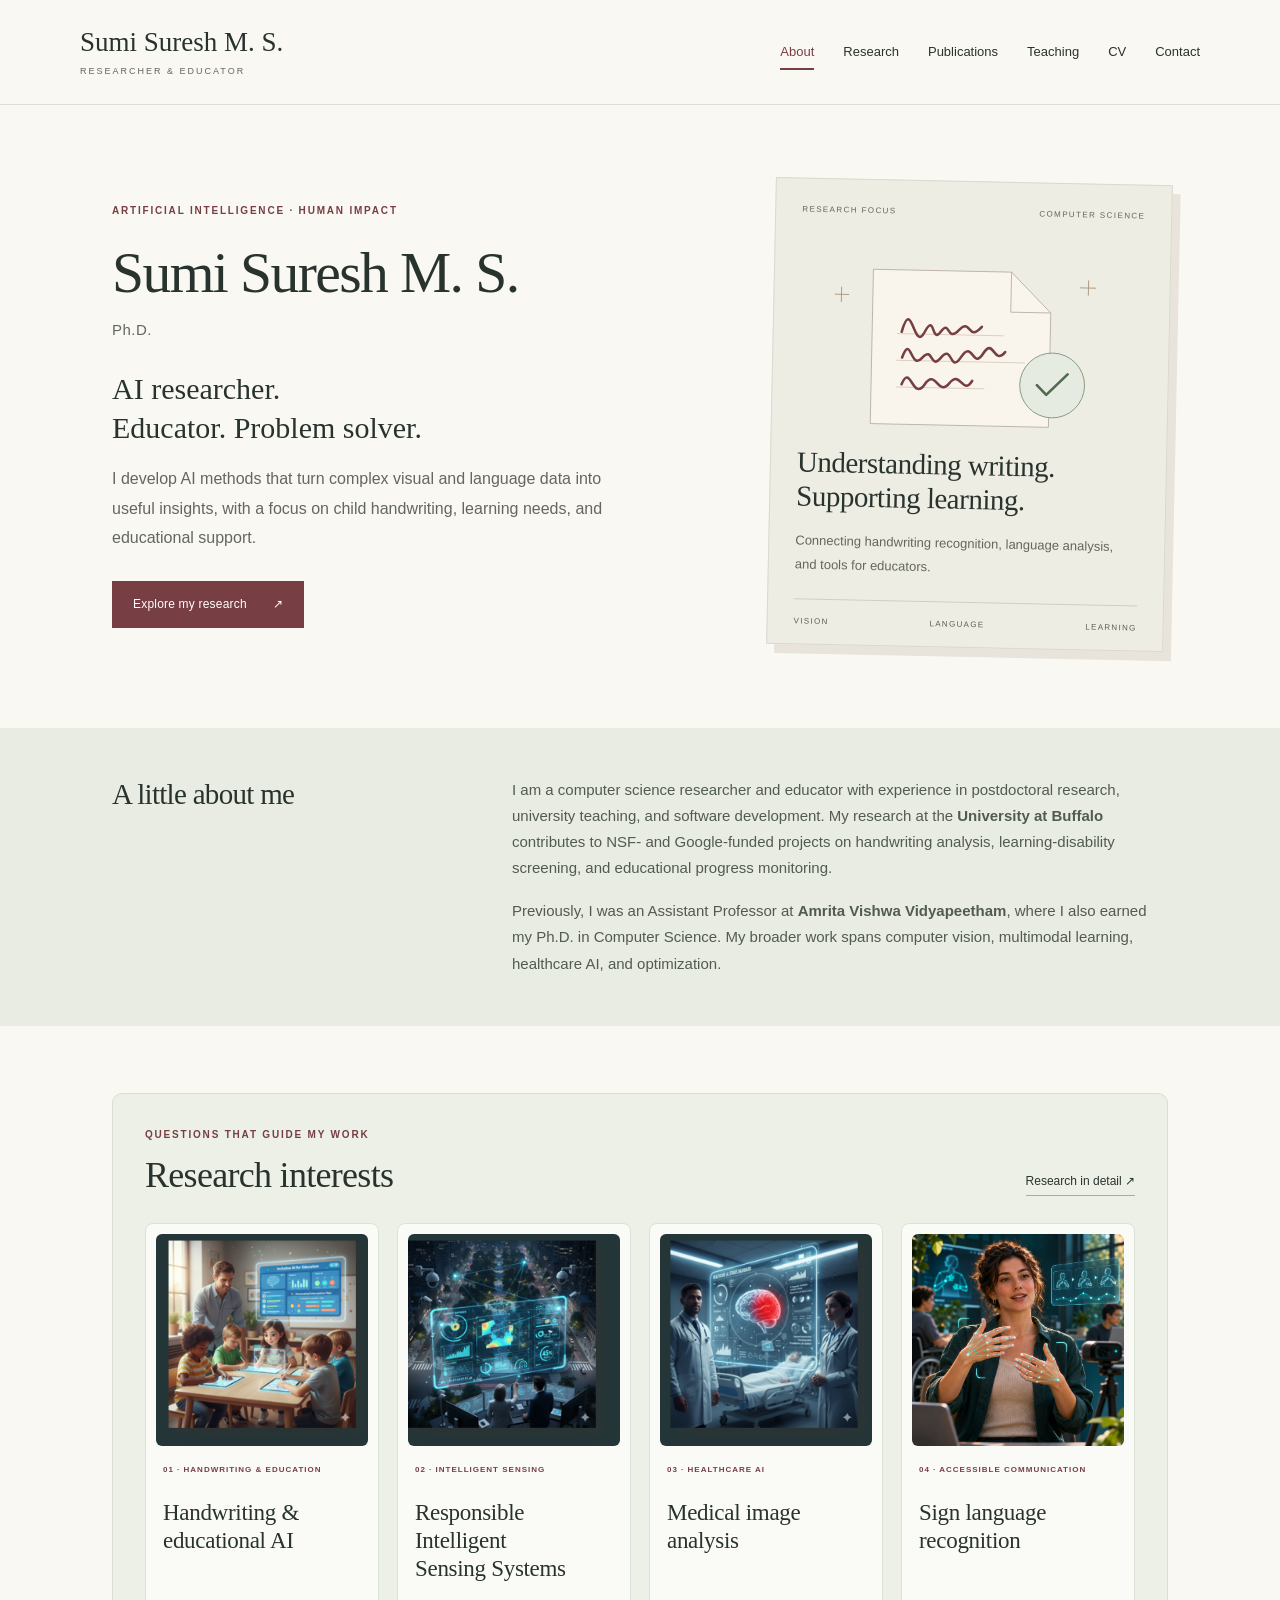
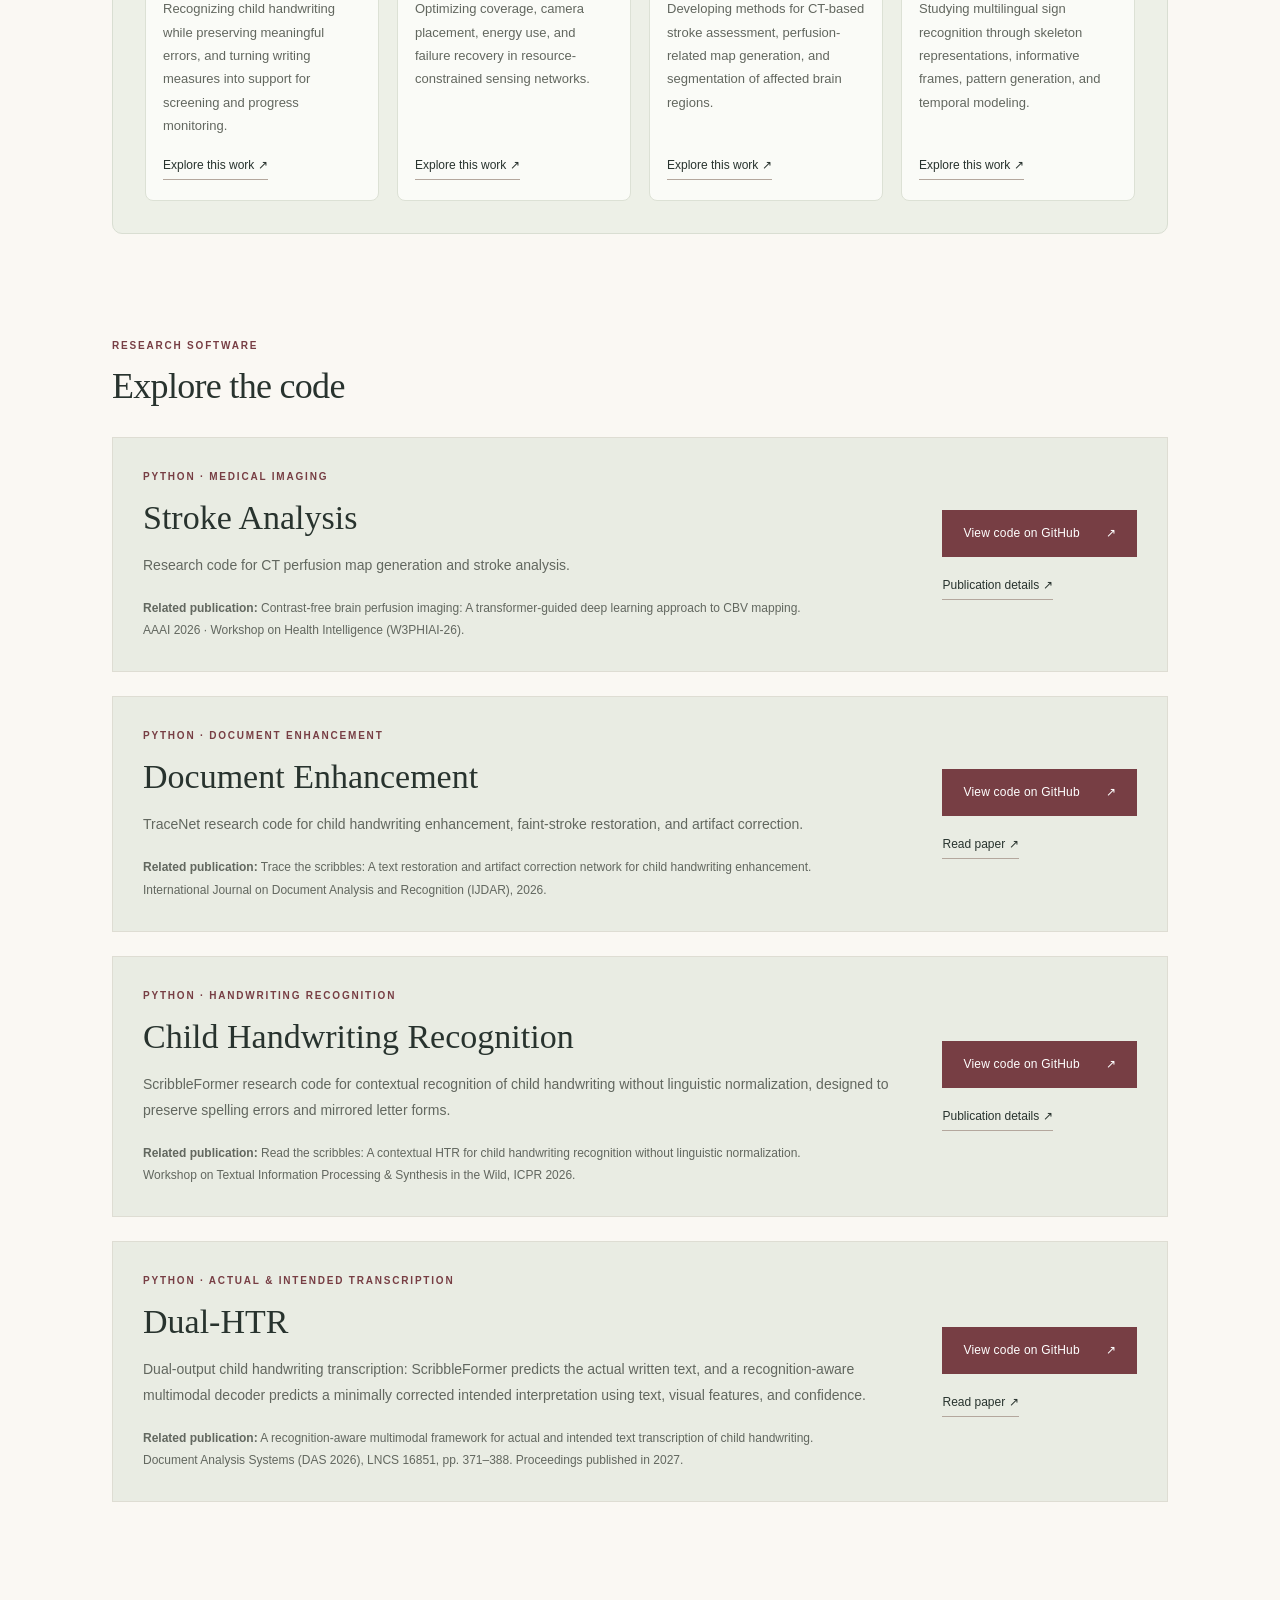
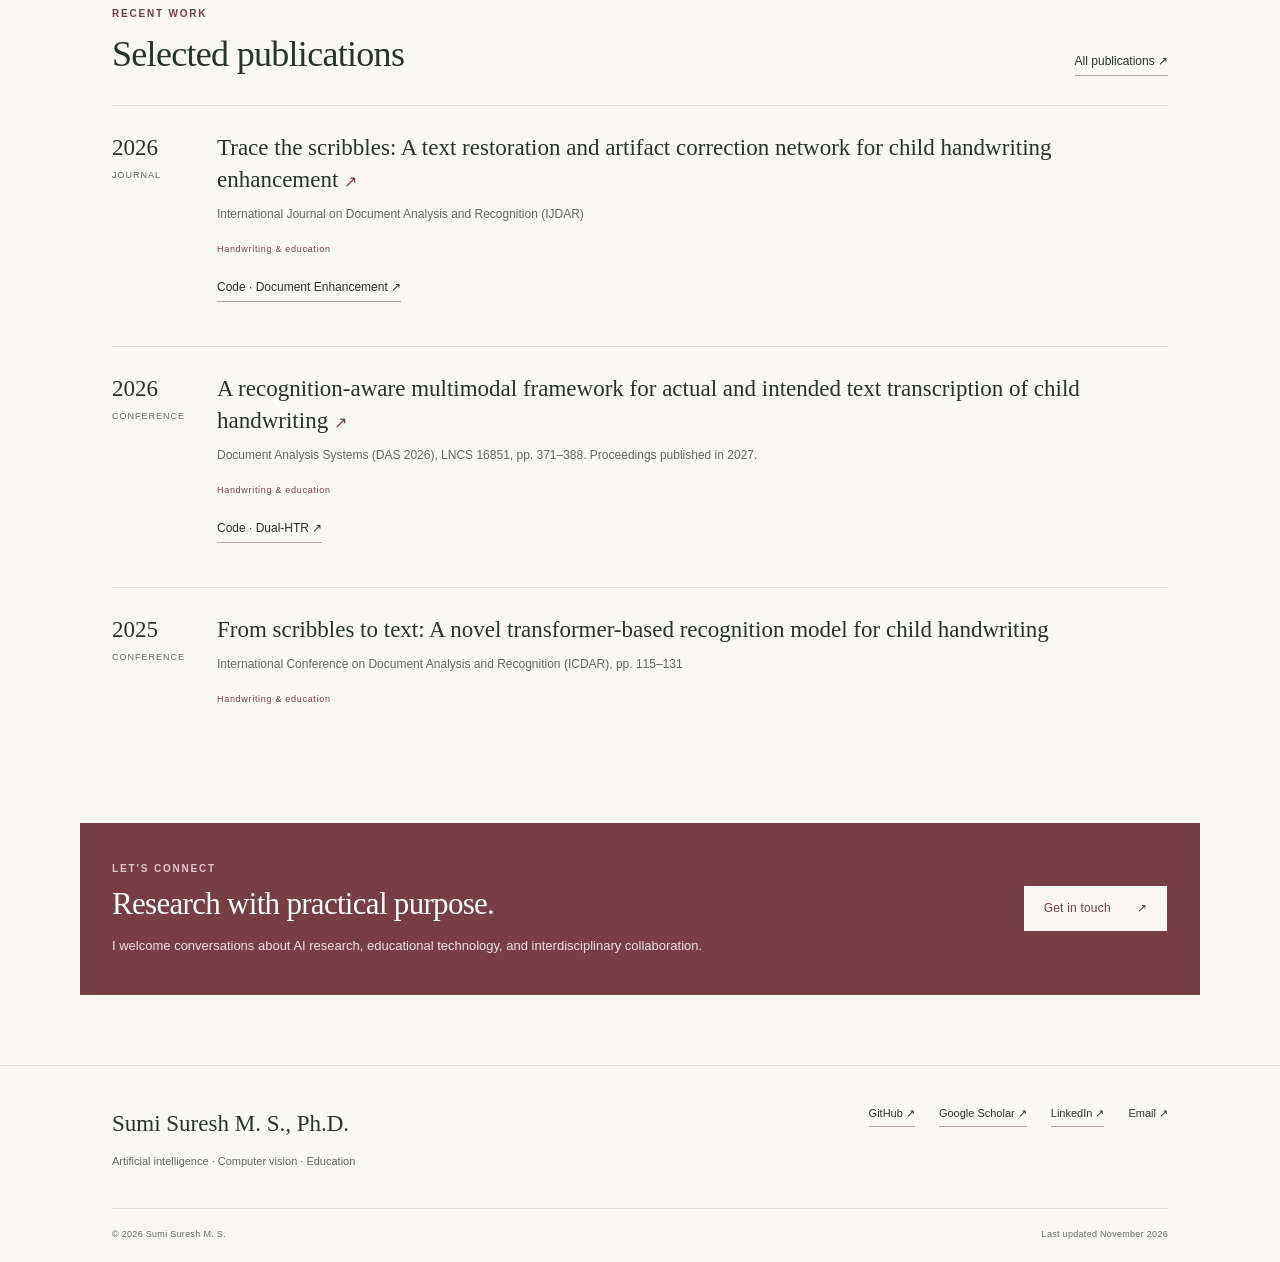
<file: index.html>
<!doctype html>
<html lang="en">
<head>
  <meta charset="utf-8">
  <meta name="viewport" content="width=device-width, initial-scale=1">

  <title>AI Researcher &amp; Educator | Sumi Suresh M. S.</title>

  <meta name="description"
        content="Dr. Sumi Suresh M. S. researches child handwriting, document intelligence, computer vision, and AI for education.">

  <meta name="theme-color" content="#773e44">

  <link rel="icon" href="assets/favicon.svg" type="image/svg+xml">
  <link rel="stylesheet" href="assets/site.css?v=four-areas-2">
  <script src="assets/site.js" defer></script>
</head>

<body>
  <a class="skip" href="#main">Skip to content</a>

  <header class="site-header">
    <div class="header-inner">
      <a class="brand" href="index.html">
        Sumi Suresh M. S.
        <span>RESEARCHER &amp; EDUCATOR</span>
      </a>

      <button class="menu-toggle"
              aria-expanded="false"
              aria-controls="navigation">
        Menu <span aria-hidden="true">☰</span>
      </button>

      <nav id="navigation" aria-label="Main navigation">
        <a href="index.html" aria-current="page">About</a>
        <a href="research.html">Research</a>
        <a href="publications.html">Publications</a>
        <a href="teaching.html">Teaching</a>
        <a href="cv.html">CV</a>
        <a href="contact.html">Contact</a>
      </nav>
    </div>
  </header>

  <main id="main">

    <!-- Introduction -->
    <section class="hero wrap">

      <!-- Small profile photo -->
      <div class="profile-photo">
        <img src="assets/profile.png"
             width="100"
             height="130"
             alt="Sumi Suresh M. S.">
      </div>

      <div class="hero-copy">
        <p class="eyebrow">
          ARTIFICIAL INTELLIGENCE · HUMAN IMPACT
        </p>

        <h1>
          <span class="full-name">Sumi Suresh M. S.</span>
          <span class="degree">Ph.D.</span>
        </h1>

        <p class="hero-subtitle">
          AI researcher.<br>
          Educator. Problem solver.
        </p>

        <p class="intro">
          I develop AI methods that turn complex visual and language data
          into useful insights, with a focus on child handwriting,
          learning needs, and educational support.
        </p>

        <div class="actions">
          <a class="button" href="research.html">
            Explore my research
            <span aria-hidden="true">↗</span>
          </a>

          <!-- CV PDF link temporarily disabled
<a class="text-link"
             href="assets/Sumi_Suresh_CV.pdf"
             target="_blank"
             rel="noopener">
            View CV <span aria-hidden="true">↗</span>
          </a>
-->
        </div>
      </div>

      <aside class="research-note" aria-label="Research focus">
        <div class="note-top">
          <span>RESEARCH FOCUS</span>
          <span>COMPUTER SCIENCE</span>
        </div>

        <div class="note-art" aria-hidden="true">
          <svg viewBox="0 0 360 220" fill="none">
            <path d="M76 40h145l42 42v120H76z"
                  fill="#f9f5ec"
                  stroke="#bdb3a7"/>

            <path d="M221 40v42h42"
                  stroke="#bdb3a7"/>

            <path d="M102 107h112M102 135h135M102 163h93"
                  stroke="#d9cfc0"/>

            <path d="M107 105c10-39 13 22 24 0s7 13 17-1 6 12 19-2 9 13 24-4m-83 34c9-26 9 14 21 0s8 14 20-1 9 18 21-1 12 14 23-4 11 13 23-2m-108 36c9-23 12 18 24 0s14 13 26-2 14 13 24-3"
                  stroke="#773e44"
                  stroke-width="2.7"
                  stroke-linecap="round"/>

            <circle cx="266"
                    cy="158"
                    r="34"
                    fill="#e6ebe2"
                    stroke="#879782"/>

            <path d="m250 158 10 10 22-22"
                  stroke="#536a51"
                  stroke-width="2.8"
                  stroke-linecap="round"
                  stroke-linejoin="round"/>

            <path d="M51 67h-15m7-8v16M293 55h17m-8-8v16"
                  stroke="#ad9a82"/>
          </svg>
        </div>

        <h2>
          Understanding writing.<br>
          Supporting learning.
        </h2>

        <p>
          Connecting handwriting recognition, language analysis,
          and tools for educators.
        </p>

        <div class="note-bottom">
          <span>VISION</span>
          <span>LANGUAGE</span>
          <span>LEARNING</span>
        </div>
      </aside>
    </section>

    <!-- Biography -->
    <section class="about-strip">
      <div class="wrap split">
        <h2>A little about me</h2>

        <div>
          <p>
            I am a computer science researcher and educator with experience
            in postdoctoral research, university teaching, and software
            development. My research at the
            <strong>University at Buffalo</strong> contributes to NSF-
            and Google-funded projects on handwriting analysis,
            learning-disability screening, and educational progress monitoring.
          </p>

          <p>
            Previously, I was an Assistant Professor at
            <strong>Amrita Vishwa Vidyapeetham</strong>, where I also
            earned my Ph.D. in Computer Science. My broader work spans
            computer vision, multimodal learning, healthcare AI,
            and optimization.
          </p>
        </div>
      </div>
    </section>

    <!-- Research interests -->
    <section id="research-interests" class="wrap section" aria-labelledby="research-interests-title">
      <div class="research-interest-panel">
        <div class="section-heading">
          <div>
            <p class="eyebrow">QUESTIONS THAT GUIDE MY WORK</p>
            <h2 id="research-interests-title">Research interests</h2>
          </div>
          <a class="text-link" href="research.html">Research in detail <span aria-hidden="true">↗</span></a>
        </div>
        <div class="research-visual-grid">
<article class="interest-card">
            <div class="interest-thumb research-scene scene-education" role="img" aria-label="Concept illustration of AI-supported learning in a classroom"></div>
            <div class="interest-card-copy">
              <p class="eyebrow">01 · HANDWRITING &amp; EDUCATION</p>
              <h3>Handwriting &amp;<br>educational AI</h3>
              <p>Recognizing child handwriting while preserving meaningful errors, and turning writing measures into support for screening and progress monitoring.</p>
              <a class="text-link" href="research.html#child-handwriting">Explore this work <span aria-hidden="true">↗</span></a>
            </div>
          </article>
<article class="interest-card">
            <div class="interest-thumb research-scene scene-vision" role="img" aria-label="Intelligent camera surveillance and sensing"> </div>
            <div class="interest-card-copy">
              <p class="eyebrow">02 · INTELLIGENT SENSING</p>
              <h3>Responsible<br>Intelligent<br>Sensing Systems</h3>
              <p>Optimizing coverage, camera placement, energy use, and failure recovery in resource-constrained sensing networks.</p>
              <a class="text-link" href="research.html#camera-coverage">Explore this work <span aria-hidden="true">↗</span></a>
            </div>
          </article>
<article class="interest-card">
            <div class="interest-thumb research-scene scene-healthcare" role="img" aria-label="Concept illustration of AI-assisted brain imaging research"></div>
            <div class="interest-card-copy">
              <p class="eyebrow">03 · HEALTHCARE AI</p>
              <h3>Medical image<br>analysis</h3>
              <p>Developing methods for CT-based stroke assessment, perfusion-related map generation, and segmentation of affected brain regions.</p>
              <a class="text-link" href="research.html#healthcare-ai">Explore this work <span aria-hidden="true">↗</span></a>
            </div>
          </article>
<article class="interest-card">
            <div class="interest-thumb"><img src="assets/sign-language-recognition.png" width="1024" height="1024" loading="lazy" decoding="async" alt="Concept illustration of a signer with visual hand-landmark recognition overlays"></div>
            <div class="interest-card-copy">
              <p class="eyebrow">04 · ACCESSIBLE COMMUNICATION</p>
              <h3>Sign language<br>recognition</h3>
              <p>Studying multilingual sign recognition through skeleton representations, informative frames, pattern generation, and temporal modeling.</p>
              <a class="text-link" href="research.html#sign-language">Explore this work <span aria-hidden="true">↗</span></a>
            </div>
          </article>
        </div>
      </div>
    </section>

    <!-- Research code -->
    <section id="research-code" class="wrap section research-code">
      <div class="section-heading">
        <div>
          <p class="eyebrow">RESEARCH SOFTWARE</p>
          <h2>Explore the code</h2>
        </div>
      </div>

      <article class="code-feature" id="stroke-analysis-code" aria-labelledby="stroke-analysis-code-title">
        <div>
          <p class="eyebrow">PYTHON · MEDICAL IMAGING</p>
          <h3 id="stroke-analysis-code-title"><a href="https://github.com/sumisuresh/Stroke-Analysis" target="_blank" rel="noopener noreferrer">Stroke Analysis</a></h3>
          <p>Research code for CT perfusion map generation and stroke analysis.</p>
          <p class="code-paper">
            <strong>Related publication:</strong>
            <a href="publications.html#pub-stroke-analysis">Contrast-free brain perfusion imaging: A transformer-guided deep learning approach to CBV mapping.</a><br>
            AAAI 2026 · Workshop on Health Intelligence (W3PHIAI-26).
          </p>
        </div>
        <div class="code-actions">
          <a class="button" href="https://github.com/sumisuresh/Stroke-Analysis" target="_blank" rel="noopener noreferrer">
            View code on GitHub <span aria-hidden="true">↗</span>
          </a>
          <a class="text-link" href="publications.html#pub-stroke-analysis">
            Publication details <span aria-hidden="true">↗</span>
          </a>
        </div>
      </article>

      <article class="code-feature" id="tracenet-code" style="margin-top: 24px;" aria-labelledby="tracenet-code-title">
        <div>
          <p class="eyebrow">PYTHON · DOCUMENT ENHANCEMENT</p>
          <h3 id="tracenet-code-title"><a href="https://github.com/sumisuresh/Document-Enhancement" target="_blank" rel="noopener noreferrer">Document Enhancement</a></h3>
          <p>TraceNet research code for child handwriting enhancement, faint-stroke restoration, and artifact correction.</p>
          <p class="code-paper">
            <strong>Related publication:</strong>
            <a href="publications.html#pub-document-enhancement">Trace the scribbles: A text restoration and artifact correction network for child handwriting enhancement.</a><br>
            International Journal on Document Analysis and Recognition (IJDAR), 2026.
          </p>
        </div>
        <div class="code-actions">
          <a class="button" href="https://github.com/sumisuresh/Document-Enhancement" target="_blank" rel="noopener noreferrer">
            View code on GitHub <span aria-hidden="true">↗</span>
          </a>
          <a class="text-link" href="https://doi.org/10.1007/s10032-026-00618-1" target="_blank" rel="noopener noreferrer">
            Read paper <span aria-hidden="true">↗</span>
          </a>
        </div>
      </article>

      <article class="code-feature" id="child-handwriting-recognition-code" style="margin-top: 24px;" aria-labelledby="child-handwriting-recognition-code-title">
        <div>
          <p class="eyebrow">PYTHON · HANDWRITING RECOGNITION</p>
          <h3 id="child-handwriting-recognition-code-title"><a href="https://github.com/sumisuresh/Child-Handwriting-Recognition" target="_blank" rel="noopener noreferrer">Child Handwriting Recognition</a></h3>
          <p>ScribbleFormer research code for contextual recognition of child handwriting without linguistic normalization, designed to preserve spelling errors and mirrored letter forms.</p>
          <p class="code-paper">
            <strong>Related publication:</strong>
            <a href="publications.html#pub-child-handwriting-recognition">Read the scribbles: A contextual HTR for child handwriting recognition without linguistic normalization.</a><br>
            Workshop on Textual Information Processing &amp; Synthesis in the Wild, ICPR 2026.
          </p>
        </div>
        <div class="code-actions">
          <a class="button" href="https://github.com/sumisuresh/Child-Handwriting-Recognition" target="_blank" rel="noopener noreferrer">
            View code on GitHub <span aria-hidden="true">↗</span>
          </a>
          <a class="text-link" href="publications.html#pub-child-handwriting-recognition">
            Publication details <span aria-hidden="true">↗</span>
          </a>
        </div>
      </article>
      <article class="code-feature" id="dual-htr-code" style="margin-top: 24px;" aria-labelledby="dual-htr-code-title">
        <div>
          <p class="eyebrow">PYTHON · ACTUAL &amp; INTENDED TRANSCRIPTION</p>
          <h3 id="dual-htr-code-title"><a href="https://github.com/sumisuresh/Dual-HTR" target="_blank" rel="noopener noreferrer">Dual-HTR</a></h3>
          <p>Dual-output child handwriting transcription: ScribbleFormer predicts the actual written text, and a recognition-aware multimodal decoder predicts a minimally corrected intended interpretation using text, visual features, and confidence.</p>
          <p class="code-paper"><strong>Related publication:</strong> <a href="publications.html#pub-dual-htr">A recognition-aware multimodal framework for actual and intended text transcription of child handwriting.</a><br>Document Analysis Systems (DAS 2026), LNCS 16851, pp. 371–388. Proceedings published in 2027.</p>
        </div>
        <div class="code-actions">
          <a class="button" href="https://github.com/sumisuresh/Dual-HTR" target="_blank" rel="noopener noreferrer">View code on GitHub <span aria-hidden="true">↗</span></a>
          <a class="text-link" href="https://doi.org/10.1007/978-3-032-36207-0_22" target="_blank" rel="noopener noreferrer">Read paper <span aria-hidden="true">↗</span></a>
        </div>
      </article>
    </section>

    <!-- Selected publications -->
    <section class="wrap section publications-home">
      <div class="section-heading">
        <div>
          <p class="eyebrow">RECENT WORK</p>
          <h2>Selected publications</h2>
        </div>

        <a class="text-link" href="publications.html">
          All publications <span aria-hidden="true">↗</span>
        </a>
      </div>

      <article id="pub-document-enhancement" class="publication"
               data-kind="Journal"
               data-search="document enhancement doc-enhancement tracenet tracenet journal 2026 trace the scribbles: a text restoration and artifact correction network for child handwriting enhancement m. s. s. suresh, s. s. rangasrinivasan, a. olszewski, et al. international journal on document analysis and recognition (ijdar) 10.1007/s10032-026-00618-1 handwriting &amp; education">
        <div class="pub-year">
          2026
          <span>Journal</span>
        </div>

        <div>
          <h3>
            <a href="https://doi.org/10.1007/s10032-026-00618-1"
               target="_blank"
               rel="noopener noreferrer">
              Trace the scribbles: A text restoration and artifact
              correction network for child handwriting enhancement
              <span aria-hidden="true">↗</span>
            </a>
          </h3>

          <p class="venue">
            International Journal on Document Analysis and Recognition (IJDAR)
          </p>

          <span class="area-label">Handwriting &amp; education</span>
          <p class="pub-links"><a class="text-link" href="https://github.com/sumisuresh/Document-Enhancement" target="_blank" rel="noopener noreferrer">Code · Document Enhancement <span aria-hidden="true">↗</span></a></p>
          
        </div>
      </article>

      <article id="pub-dual-htr" class="publication"
               data-kind="Conference"
               data-search="dual-htr actual intended dual output 2027 10.1007/978-3-032-36207-0_22 conference 2026 a recognition-aware multimodal framework for actual and intended text transcription of child handwriting m. s. s. suresh, s. rangasrinivasan, a. olszewski, s. setlur, and v. govindaraju international workshop on document analysis systems, icdar 2026, pp. 371–388 handwriting &amp; education">
        <div class="pub-year">
          2026
          <span>Conference</span>
        </div>

        <div>
          <h3><a href="https://doi.org/10.1007/978-3-032-36207-0_22" target="_blank" rel="noopener noreferrer">A recognition-aware multimodal framework for actual and
            intended text transcription of child handwriting <span aria-hidden="true">↗</span></a></h3>

          <p class="venue">Document Analysis Systems (DAS 2026), LNCS 16851, pp. 371–388. Proceedings published in 2027.</p>

          <span class="area-label">Handwriting &amp; education</span>
          <p class="pub-links"><a class="text-link" href="https://github.com/sumisuresh/Dual-HTR" target="_blank" rel="noopener noreferrer">Code · Dual-HTR <span aria-hidden="true">↗</span></a></p>
        </div>
      </article>

      <article class="publication"
               data-kind="Conference"
               data-search="conference 2025 from scribbles to text: a novel transformer-based recognition model for child handwriting s. rangasrinivasan, m. s. s. suresh, s. setlur, b. jayaraman, and v. govindaraju international conference on document analysis and recognition (icdar), pp. 115–131 handwriting &amp; education">
        <div class="pub-year">
          2025
          <span>Conference</span>
        </div>

        <div>
          <h3>
            From scribbles to text: A novel transformer-based
            recognition model for child handwriting
          </h3>

          <p class="venue">
            International Conference on Document Analysis and Recognition
            (ICDAR), pp. 115–131
          </p>

          <span class="area-label">Handwriting &amp; education</span>
        </div>
      </article>
    </section>

    <!-- Contact banner -->
    <section class="wrap connect-banner">
      <div>
        <p class="eyebrow">LET’S CONNECT</p>
        <h2>Research with practical purpose.</h2>
        <p>
          I welcome conversations about AI research, educational technology,
          and interdisciplinary collaboration.
        </p>
      </div>

      <a class="button light" href="contact.html">
        Get in touch <span aria-hidden="true">↗</span>
      </a>
    </section>

  </main>

  <footer>
    <div class="footer-inner">
      <div>
        <a class="footer-name" href="index.html">
          Sumi Suresh M. S., Ph.D.
        </a>
        <p>Artificial intelligence · Computer vision · Education</p>
      </div>

      <div class="footer-links">
        <a class="text-link"
           href="https://github.com/sumisuresh"
           target="_blank"
           rel="noopener noreferrer">
          GitHub <span aria-hidden="true">↗</span>
        </a>

        <a class="text-link"
           href="https://scholar.google.com/citations?user=WZJGsywAAAAJ&amp;hl=en"
           target="_blank"
           rel="noopener noreferrer">
          Google Scholar <span aria-hidden="true">↗</span>
        </a>

        <a class="text-link"
           href="https://www.linkedin.com/in/sumi-suresh-m-s-phd-72540b187/"
           target="_blank"
           rel="noopener noreferrer">
          LinkedIn <span aria-hidden="true">↗</span>
        </a>

        <a href="mailto:sumisuresh.ms@gmail.com">
          Email <span aria-hidden="true">↗</span>
        </a>
      </div>
    </div>

    <div class="footer-bottom">
      <span>© 2026 Sumi Suresh M. S.</span>
      <span>Last updated November 2026</span>
    </div>
  </footer>
</body>
</html>
</file>
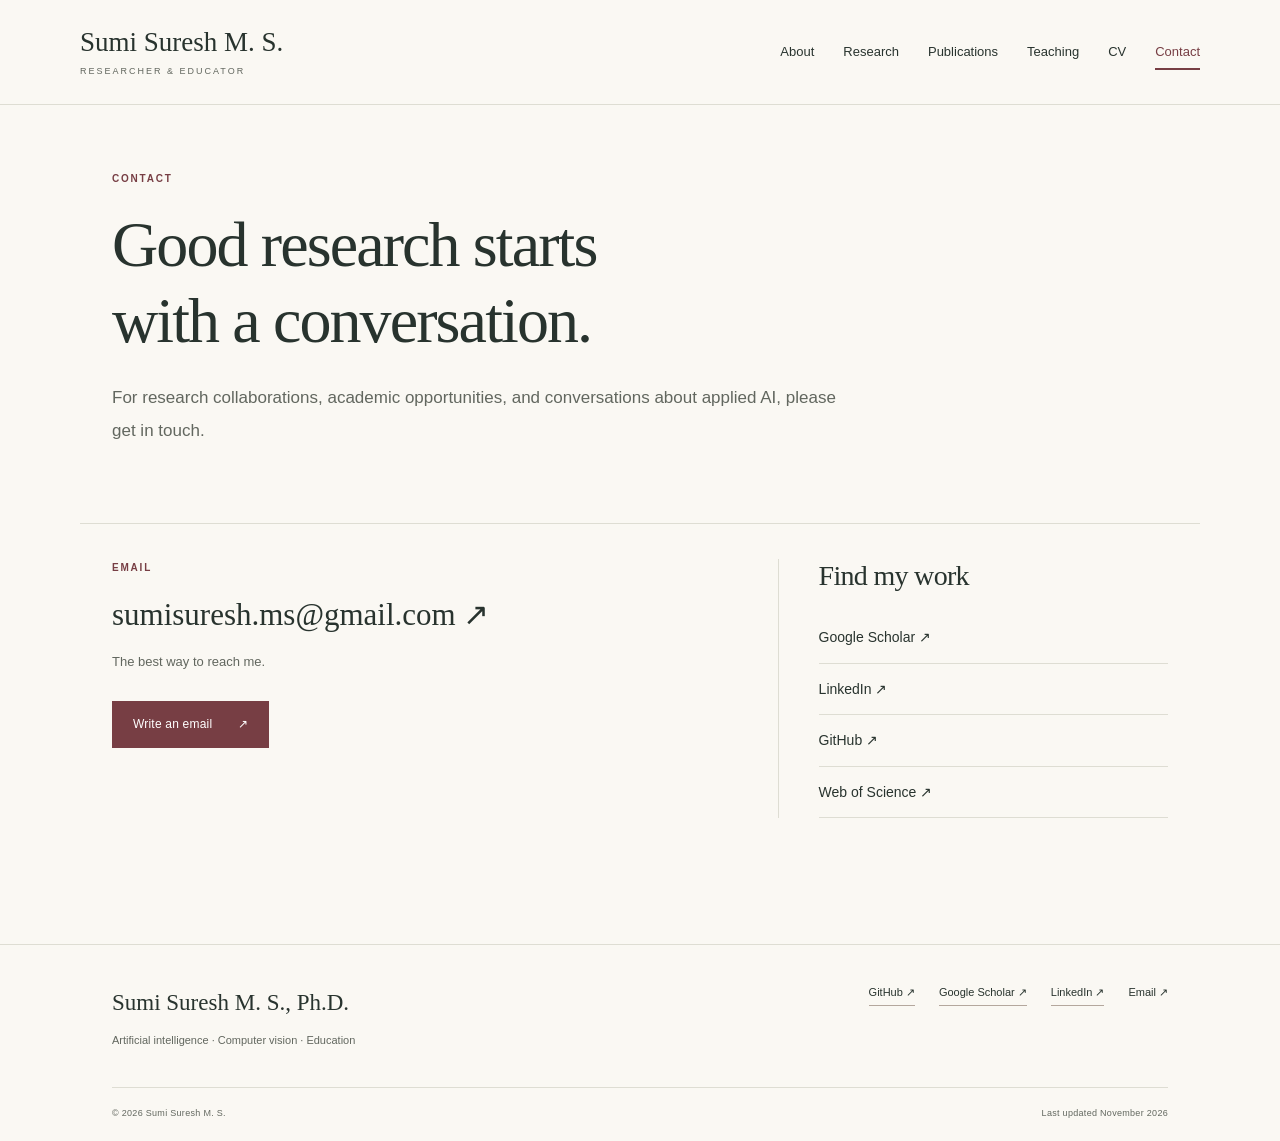
<file: contact.html>
<!doctype html><html lang="en"><head><meta charset="utf-8"><meta name="viewport" content="width=device-width,initial-scale=1">
    <title>Contact | Sumi Suresh M. S.</title><meta name="description" content="Contact Sumi Suresh M. S. for AI research collaborations and academic opportunities."><meta name="theme-color" content="#773e44">
    <link rel="icon" href="assets/favicon.svg" type="image/svg+xml"><link rel="stylesheet" href="assets/site.css?v=four-areas-2"><script src="assets/site.js" defer></script></head>
    <body><a class="skip" href="#main">Skip to content</a><header class="site-header"><div class="header-inner"><a class="brand" href="index.html">Sumi Suresh M. S.<span>RESEARCHER &amp; EDUCATOR</span></a>
    <button class="menu-toggle" aria-expanded="false" aria-controls="navigation">Menu <span aria-hidden="true">☰</span></button><nav id="navigation" aria-label="Main navigation"><a href="index.html">About</a><a href="research.html">Research</a><a href="publications.html">Publications</a><a href="teaching.html">Teaching</a><a href="cv.html">CV</a><a href="contact.html" aria-current="page">Contact</a></nav></div></header>
    <main id="main"><section class="wrap page-intro"><p class="eyebrow">CONTACT</p><h1>Good research starts<br>with a conversation.</h1><p class="page-lead">For research collaborations, academic opportunities, and conversations about applied AI, please get in touch.</p></section><section class="wrap contact-grid"><div class="contact-main"><p class="eyebrow">EMAIL</p><a class="email-address" href="mailto:sumisuresh.ms@gmail.com">sumisuresh.ms@gmail.com <span aria-hidden="true">↗</span></a><p>The best way to reach me.</p><a class="button" href="mailto:sumisuresh.ms@gmail.com">Write an email <span aria-hidden="true">↗</span></a></div><div class="profile-links"><h2>Find my work</h2><a class="text-link" href="https://scholar.google.com/citations?user=WZJGsywAAAAJ&amp;hl=en" target="_blank" rel="noopener noreferrer">Google Scholar <span aria-hidden="true">↗</span></a><a class="text-link" href="https://www.linkedin.com/in/sumi-suresh-m-s-phd-72540b187/" target="_blank" rel="noopener noreferrer">LinkedIn <span aria-hidden="true">↗</span></a><a class="text-link" href="https://github.com/sumisuresh" target="_blank" rel="noopener noreferrer">GitHub <span aria-hidden="true">↗</span></a><a class="text-link" href="https://www.webofscience.com/wos/author/record/ABF-1378-2020" target="_blank" rel="noopener noreferrer">Web of Science <span aria-hidden="true">↗</span></a><!-- CV PDF link temporarily disabled
<a class="text-link" href="assets/Sumi_Suresh_CV.pdf" target="_blank" rel="noopener">Curriculum vitae ↗</a>
--></div></section></main><footer><div class="footer-inner"><div><a class="footer-name" href="index.html">Sumi Suresh M. S., Ph.D.</a><p>Artificial intelligence · Computer vision · Education</p></div><div class="footer-links"><a class="text-link" href="https://github.com/sumisuresh" target="_blank" rel="noopener noreferrer">GitHub <span aria-hidden="true">↗</span></a><a class="text-link" href="https://scholar.google.com/citations?user=WZJGsywAAAAJ&amp;hl=en" target="_blank" rel="noopener noreferrer">Google Scholar <span aria-hidden="true">↗</span></a><a class="text-link" href="https://www.linkedin.com/in/sumi-suresh-m-s-phd-72540b187/" target="_blank" rel="noopener noreferrer">LinkedIn <span aria-hidden="true">↗</span></a><a href="mailto:sumisuresh.ms@gmail.com">Email <span aria-hidden="true">↗</span></a></div></div><div class="footer-bottom"><span>© 2026 Sumi Suresh M. S.</span><span>Last updated November 2026</span></div></footer></body></html>
</file>
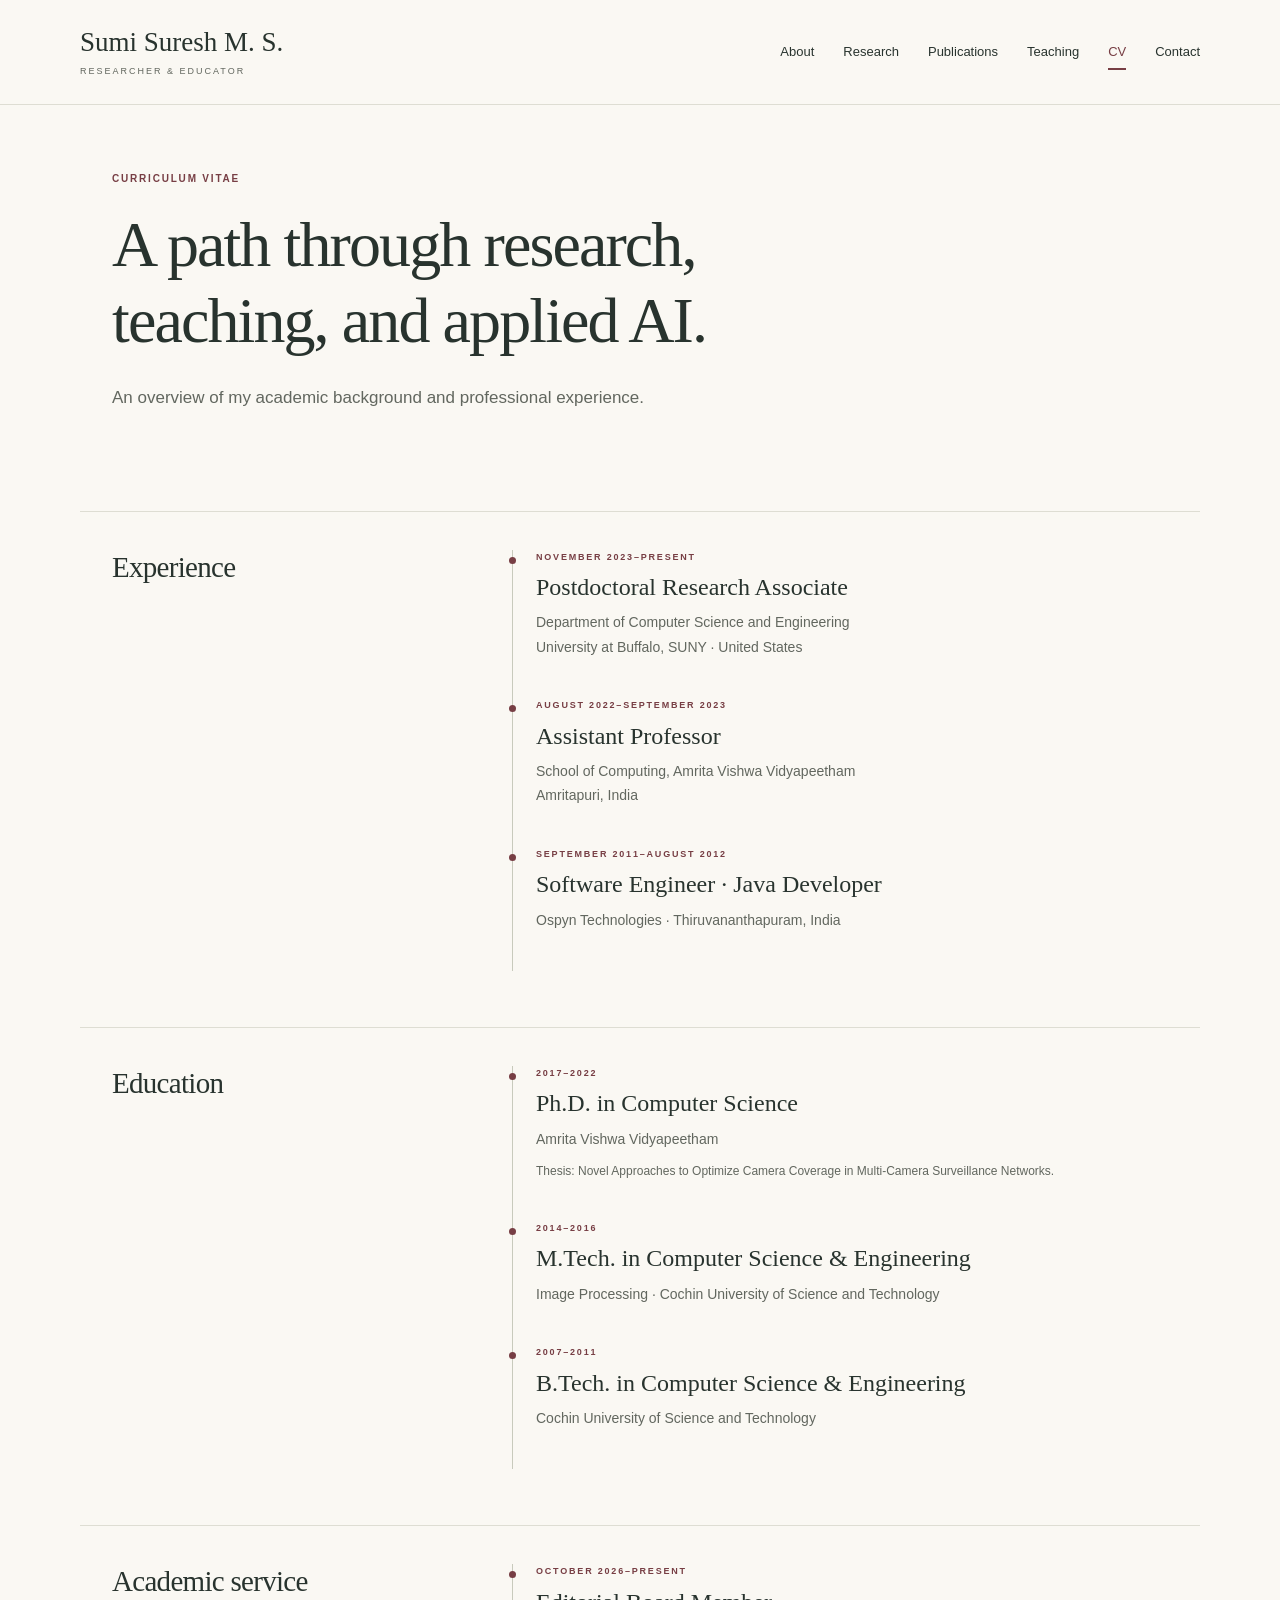
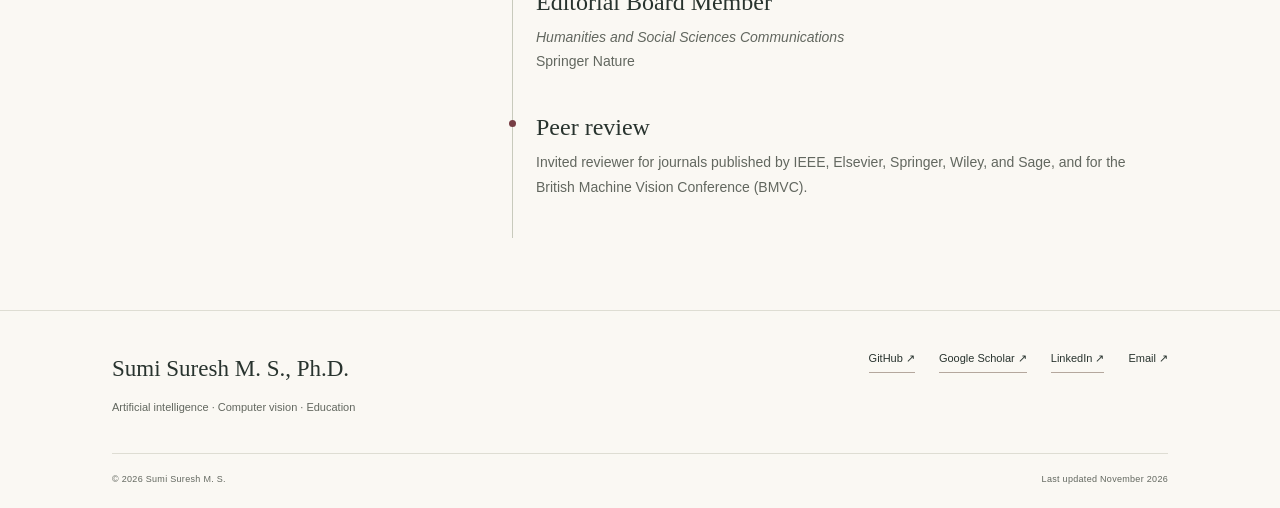
<file: cv.html>
<!doctype html><html lang="en"><head><meta charset="utf-8"><meta name="viewport" content="width=device-width,initial-scale=1">
    <title>Curriculum Vitae | Sumi Suresh M. S.</title><meta name="description" content="Academic background, experience, and education of Dr. Sumi Suresh M. S.."><meta name="theme-color" content="#773e44">
    <link rel="icon" href="assets/favicon.svg" type="image/svg+xml"><link rel="stylesheet" href="assets/site.css?v=four-areas-2"><script src="assets/site.js" defer></script></head>
    <body><a class="skip" href="#main">Skip to content</a><header class="site-header"><div class="header-inner"><a class="brand" href="index.html">Sumi Suresh M. S.<span>RESEARCHER &amp; EDUCATOR</span></a>
    <button class="menu-toggle" aria-expanded="false" aria-controls="navigation">Menu <span aria-hidden="true">☰</span></button><nav id="navigation" aria-label="Main navigation"><a href="index.html">About</a><a href="research.html">Research</a><a href="publications.html">Publications</a><a href="teaching.html">Teaching</a><a href="cv.html" aria-current="page">CV</a><a href="contact.html">Contact</a></nav></div></header>
    <main id="main"><section class="wrap page-intro"><p class="eyebrow">CURRICULUM VITAE</p><h1>A path through research,<br>teaching, and applied AI.</h1><p class="page-lead">An overview of my academic background and professional experience.</p><div class="actions cv-downloads-disabled"><!-- CV PDF link temporarily disabled
<a class="button" href="assets/Sumi_Suresh_CV.pdf" download>Download full CV <span aria-hidden="true">↓</span></a>
--><!-- CV PDF link temporarily disabled
<a class="text-link" href="assets/Sumi_Suresh_CV.pdf" target="_blank" rel="noopener">Open PDF ↗</a>
--></div></section><section class="wrap section cv-grid"><h2>Experience</h2><div class="timeline"><article><p class="eyebrow">NOVEMBER 2023–PRESENT</p><h3>Postdoctoral Research Associate</h3><p>Department of Computer Science and Engineering<br>University at Buffalo, SUNY · United States</p></article><article><p class="eyebrow">AUGUST 2022–SEPTEMBER 2023</p><h3>Assistant Professor</h3><p>School of Computing, Amrita Vishwa Vidyapeetham<br>Amritapuri, India</p></article><article><p class="eyebrow">SEPTEMBER 2011–AUGUST 2012</p><h3>Software Engineer · Java Developer</h3><p>Ospyn Technologies · Thiruvananthapuram, India</p></article></div></section><section class="wrap section cv-grid"><h2>Education</h2><div class="timeline"><article><p class="eyebrow">2017–2022</p><h3>Ph.D. in Computer Science</h3><p>Amrita Vishwa Vidyapeetham</p><p class="small">Thesis: Novel Approaches to Optimize Camera Coverage in Multi-Camera Surveillance Networks.</p></article><article><p class="eyebrow">2014–2016</p><h3>M.Tech. in Computer Science &amp; Engineering</h3><p>Image Processing · Cochin University of Science and Technology</p></article><article><p class="eyebrow">2007–2011</p><h3>B.Tech. in Computer Science &amp; Engineering</h3><p>Cochin University of Science and Technology</p></article></div></section><section class="wrap section cv-grid"><h2>Academic service</h2><div class="timeline"><article><p class="eyebrow">OCTOBER 2026–PRESENT</p><h3>Editorial Board Member</h3><p><em>Humanities and Social Sciences Communications</em><br>Springer Nature</p></article><article><h3>Peer review</h3><p>Invited reviewer for journals published by IEEE, Elsevier, Springer, Wiley, and Sage, and for the British Machine Vision Conference (BMVC).</p></article></div></section></main><footer><div class="footer-inner"><div><a class="footer-name" href="index.html">Sumi Suresh M. S., Ph.D.</a><p>Artificial intelligence · Computer vision · Education</p></div><div class="footer-links"><a class="text-link" href="https://github.com/sumisuresh" target="_blank" rel="noopener noreferrer">GitHub <span aria-hidden="true">↗</span></a><a class="text-link" href="https://scholar.google.com/citations?user=WZJGsywAAAAJ&amp;hl=en" target="_blank" rel="noopener noreferrer">Google Scholar <span aria-hidden="true">↗</span></a><a class="text-link" href="https://www.linkedin.com/in/sumi-suresh-m-s-phd-72540b187/" target="_blank" rel="noopener noreferrer">LinkedIn <span aria-hidden="true">↗</span></a><a href="mailto:sumisuresh.ms@gmail.com">Email <span aria-hidden="true">↗</span></a></div></div><div class="footer-bottom"><span>© 2026 Sumi Suresh M. S.</span><span>Last updated November 2026</span></div></footer></body></html>
</file>
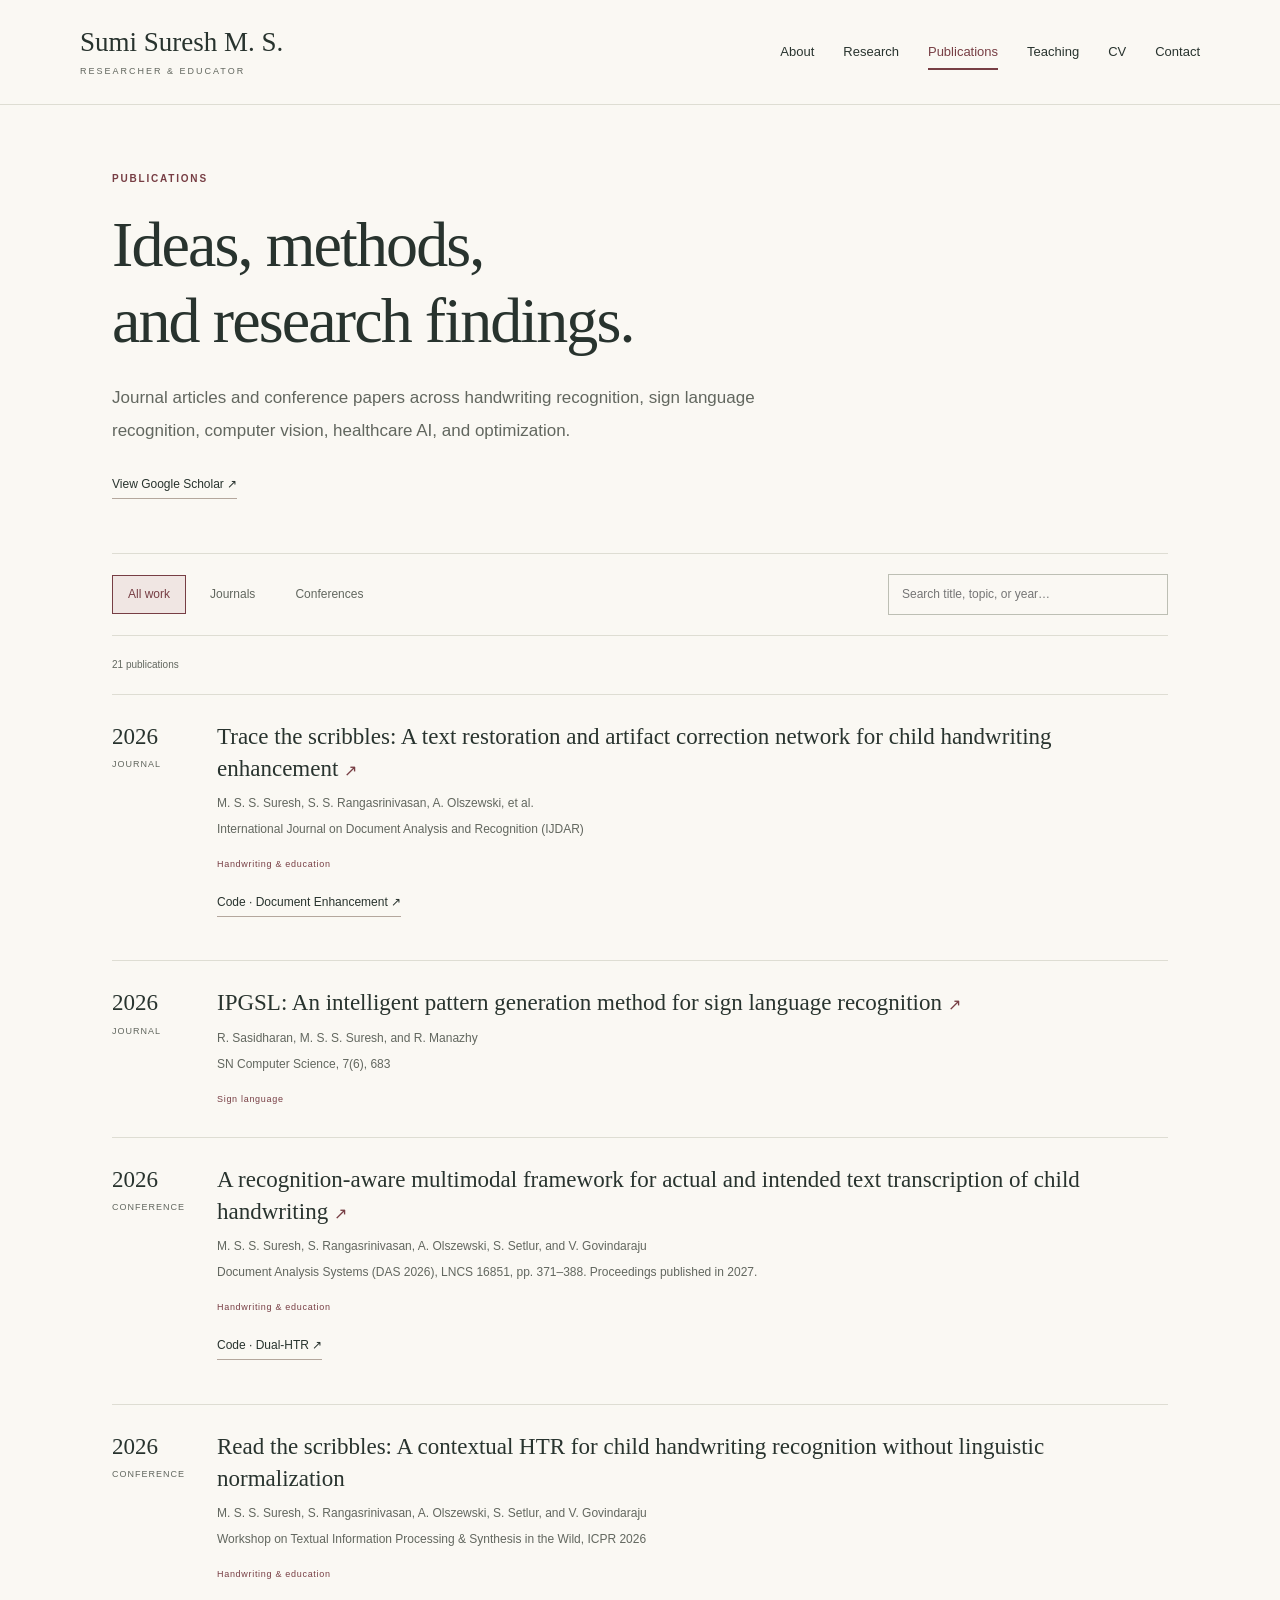
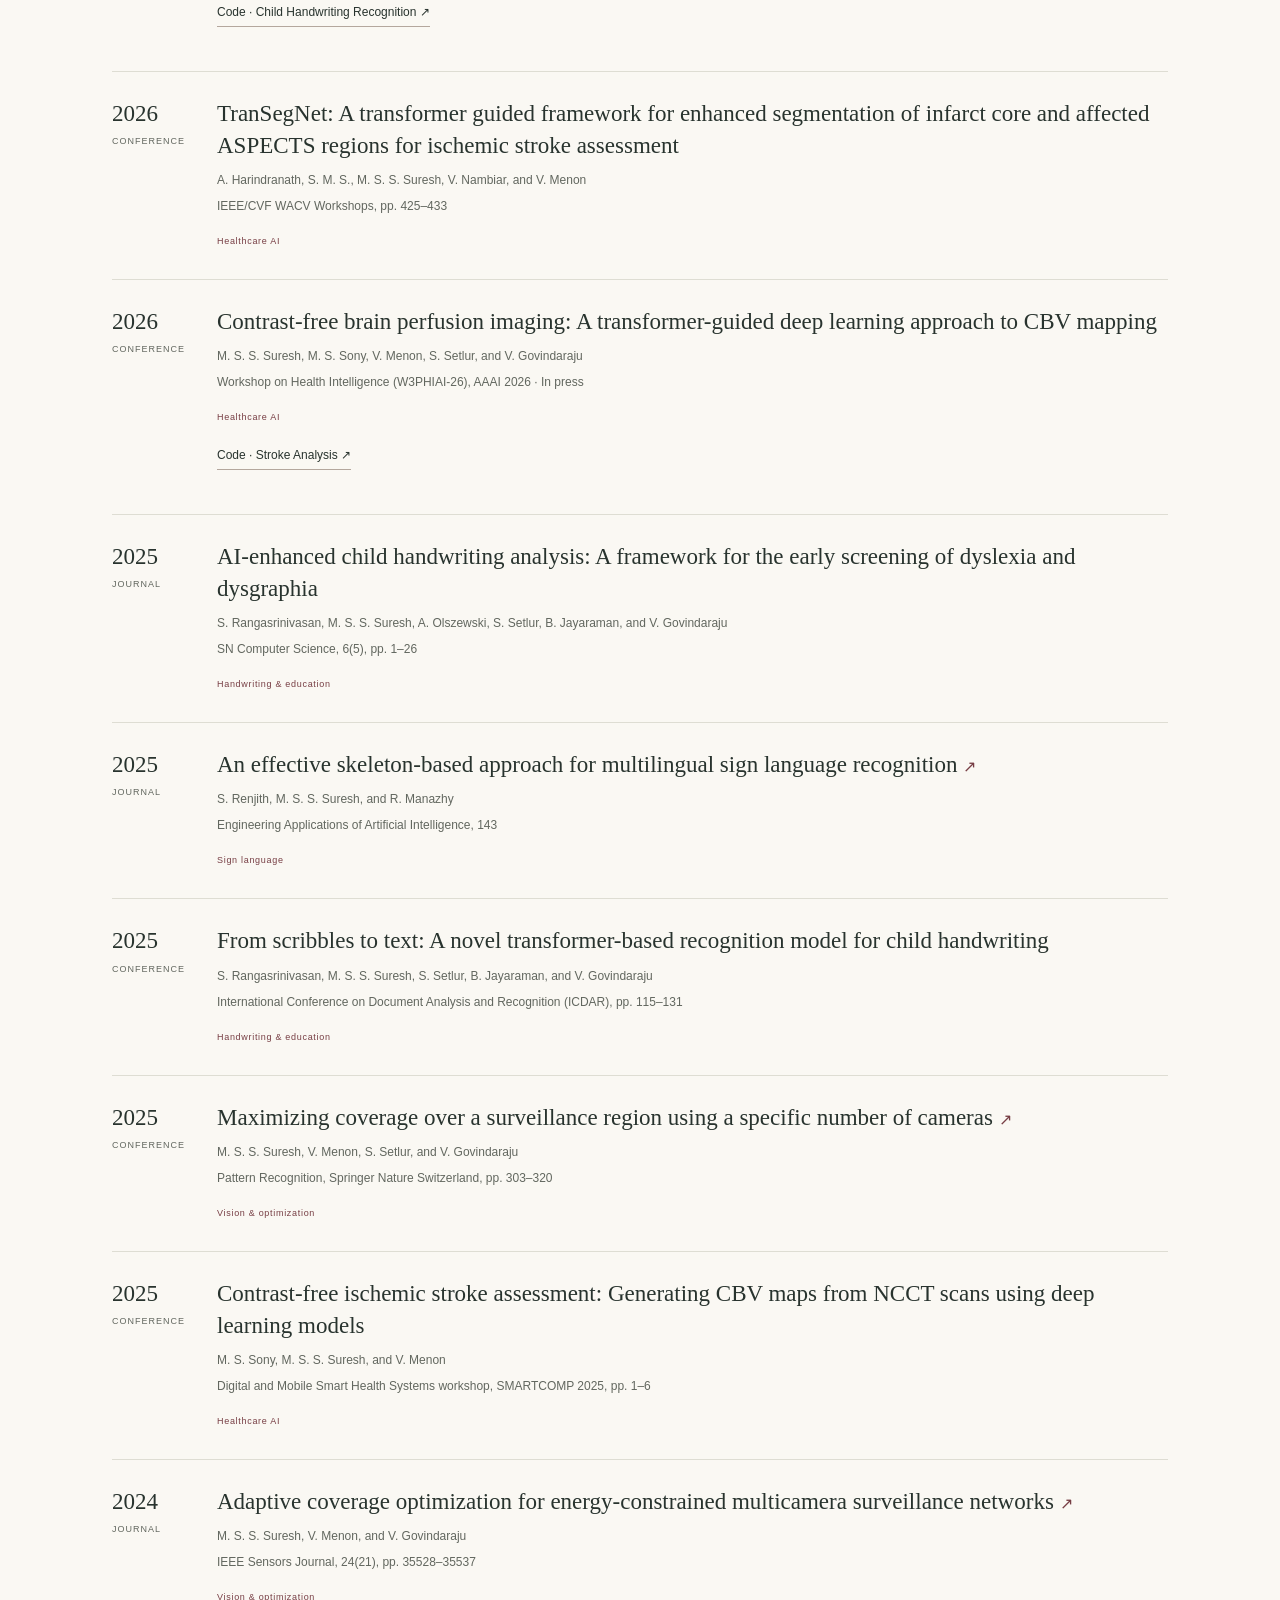
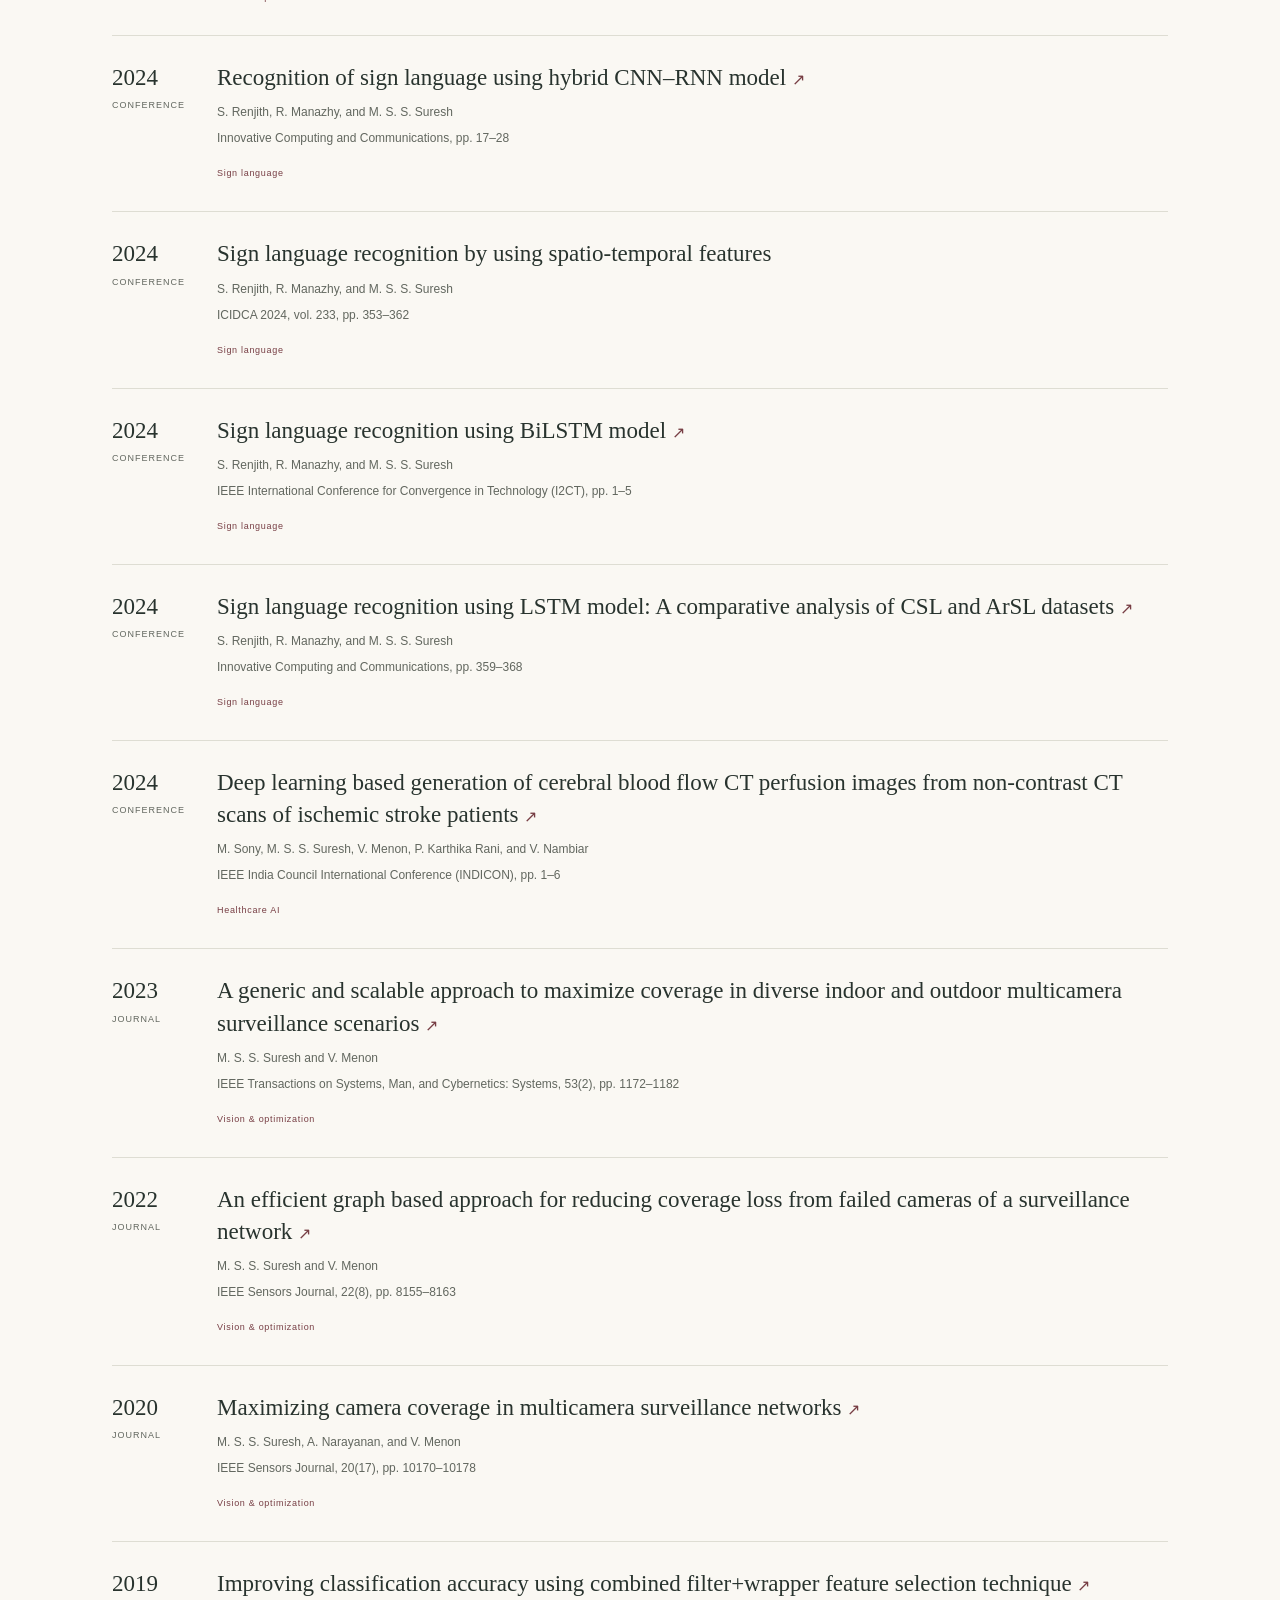
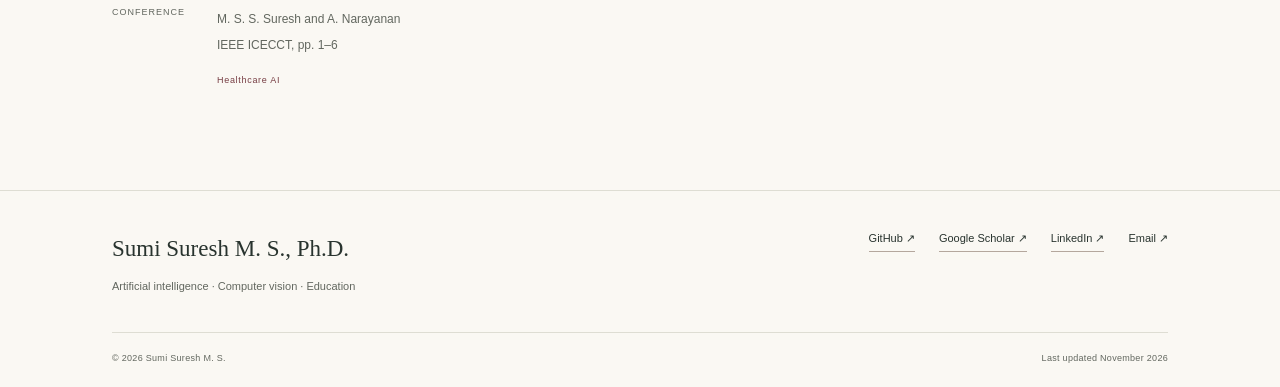
<file: publications.html>
<!doctype html><html lang="en"><head><meta charset="utf-8"><meta name="viewport" content="width=device-width,initial-scale=1">
    <title>Publications | Sumi Suresh M. S.</title><meta name="description" content="Publications by Sumi Suresh M. S.. Search journal articles and conference papers by topic, year, or title."><meta name="theme-color" content="#773e44">
    <link rel="icon" href="assets/favicon.svg" type="image/svg+xml"><link rel="stylesheet" href="assets/site.css?v=research-visuals-1"><script src="assets/site.js" defer></script></head>
    <body><a class="skip" href="#main">Skip to content</a><header class="site-header"><div class="header-inner"><a class="brand" href="index.html">Sumi Suresh M. S.<span>RESEARCHER &amp; EDUCATOR</span></a>
    <button class="menu-toggle" aria-expanded="false" aria-controls="navigation">Menu <span aria-hidden="true">☰</span></button><nav id="navigation" aria-label="Main navigation"><a href="index.html">About</a><a href="research.html">Research</a><a href="publications.html" aria-current="page">Publications</a><a href="teaching.html">Teaching</a><a href="cv.html">CV</a><a href="contact.html">Contact</a></nav></div></header>
    <main id="main"><section class="wrap page-intro"><p class="eyebrow">PUBLICATIONS</p><h1>Ideas, methods,<br>and research findings.</h1><p class="page-lead">Journal articles and conference papers across handwriting recognition, sign language recognition, computer vision, healthcare AI, and optimization.</p><a class="text-link" href="https://scholar.google.com/citations?user=WZJGsywAAAAJ&amp;hl=en" target="_blank" rel="noopener noreferrer">View Google Scholar <span aria-hidden="true">↗</span></a></section><section class="wrap section pub-section"><div class="publication-controls"><div class="filter-group" role="group" aria-label="Filter publication type"><button class="filter active" data-filter="All" aria-pressed="true">All work</button><button class="filter" data-filter="Journal" aria-pressed="false">Journals</button><button class="filter" data-filter="Conference" aria-pressed="false">Conferences</button></div><div class="search-field"><label class="sr-only" for="pub-search">Search publications</label><input id="pub-search" type="search" placeholder="Search title, topic, or year…" autocomplete="off"></div></div><p id="result-count" class="result-count" aria-live="polite"></p><div id="publication-list"><article id="pub-document-enhancement" class="publication" data-kind="Journal" data-search="document enhancement doc-enhancement tracenet tracenet journal 2026 trace the scribbles: a text restoration and artifact correction network for child handwriting enhancement m. s. s. suresh, s. s. rangasrinivasan, a. olszewski, et al. international journal on document analysis and recognition (ijdar) 10.1007/s10032-026-00618-1 handwriting &amp; education">
      <div class="pub-year">2026<span>Journal</span></div><div><h3><a href="https://doi.org/10.1007/s10032-026-00618-1" target="_blank" rel="noopener noreferrer">Trace the scribbles: A text restoration and artifact correction network for child handwriting enhancement <span aria-hidden="true">↗</span></a></h3>
      <p class="authors">M. S. S. Suresh, S. S. Rangasrinivasan, A. Olszewski, et al.</p><p class="venue">International Journal on Document Analysis and Recognition (IJDAR)</p>
      <span class="area-label">Handwriting &amp; education</span>
          <p class="pub-links"><a class="text-link" href="https://github.com/sumisuresh/Document-Enhancement" target="_blank" rel="noopener noreferrer">Code · Document Enhancement <span aria-hidden="true">↗</span></a></p>
          </div></article><article id="pub-sign-ipgsl" class="publication" data-kind="Journal" data-search="journal 2026 ipgsl: an intelligent pattern generation method for sign language recognition r. sasidharan, m. s. s. suresh, and r. manazhy sn computer science, 7(6), 683 10.1007/s42979-026-05261-5 sign language">
      <div class="pub-year">2026<span>Journal</span></div><div><h3><a href="https://doi.org/10.1007/s42979-026-05261-5" target="_blank" rel="noopener noreferrer">IPGSL: An intelligent pattern generation method for sign language recognition <span aria-hidden="true">↗</span></a></h3>
      <p class="authors">R. Sasidharan, M. S. S. Suresh, and R. Manazhy</p><p class="venue">SN Computer Science, 7(6), 683</p>
      <span class="area-label">Sign language</span></div></article><article id="pub-dual-htr" class="publication" data-kind="Conference" data-search="dual-htr actual intended dual output 2027 10.1007/978-3-032-36207-0_22 conference 2026 a recognition-aware multimodal framework for actual and intended text transcription of child handwriting m. s. s. suresh, s. rangasrinivasan, a. olszewski, s. setlur, and v. govindaraju international workshop on document analysis systems, icdar 2026, pp. 371–388  handwriting &amp; education">
      <div class="pub-year">2026<span>Conference</span></div><div><h3><a href="https://doi.org/10.1007/978-3-032-36207-0_22" target="_blank" rel="noopener noreferrer">A recognition-aware multimodal framework for actual and intended text transcription of child handwriting <span aria-hidden="true">↗</span></a></h3>
      <p class="authors">M. S. S. Suresh, S. Rangasrinivasan, A. Olszewski, S. Setlur, and V. Govindaraju</p><p class="venue">Document Analysis Systems (DAS 2026), LNCS 16851, pp. 371–388. Proceedings published in 2027.</p>
      <span class="area-label">Handwriting &amp; education</span>
          <p class="pub-links"><a class="text-link" href="https://github.com/sumisuresh/Dual-HTR" target="_blank" rel="noopener noreferrer">Code · Dual-HTR <span aria-hidden="true">↗</span></a></p></div></article><article id="pub-child-handwriting-recognition" class="publication" data-kind="Conference" data-search="child handwriting recognition child-handwriting-recognition scribbleformer conference 2026 read the scribbles: a contextual htr for child handwriting recognition without linguistic normalization m. s. s. suresh, s. rangasrinivasan, a. olszewski, s. setlur, and v. govindaraju workshop on textual information processing &amp; synthesis in the wild, icpr 2026  handwriting &amp; education">
      <div class="pub-year">2026<span>Conference</span></div><div><h3>Read the scribbles: A contextual HTR for child handwriting recognition without linguistic normalization</h3>
      <p class="authors">M. S. S. Suresh, S. Rangasrinivasan, A. Olszewski, S. Setlur, and V. Govindaraju</p><p class="venue">Workshop on Textual Information Processing &amp; Synthesis in the Wild, ICPR 2026</p>
      <span class="area-label">Handwriting &amp; education</span>
          <p class="pub-links"><a class="text-link" href="https://github.com/sumisuresh/Child-Handwriting-Recognition" target="_blank" rel="noopener noreferrer">Code · Child Handwriting Recognition <span aria-hidden="true">↗</span></a></p></div></article><article class="publication" data-kind="Conference" data-search="conference 2026 transegnet: a transformer guided framework for enhanced segmentation of infarct core and affected aspects regions for ischemic stroke assessment a. harindranath, s. m. s., m. s. s. suresh, v. nambiar, and v. menon ieee/cvf wacv workshops, pp. 425–433  healthcare ai">
      <div class="pub-year">2026<span>Conference</span></div><div><h3>TranSegNet: A transformer guided framework for enhanced segmentation of infarct core and affected ASPECTS regions for ischemic stroke assessment</h3>
      <p class="authors">A. Harindranath, S. M. S., M. S. S. Suresh, V. Nambiar, and V. Menon</p><p class="venue">IEEE/CVF WACV Workshops, pp. 425–433</p>
      <span class="area-label">Healthcare AI</span></div></article><article id="pub-stroke-analysis" class="publication" data-kind="Conference" data-search="stroke analysis stroke-analysis spikyunet conference 2026 contrast-free brain perfusion imaging: a transformer-guided deep learning approach to cbv mapping m. s. s. suresh, m. s. sony, v. menon, s. setlur, and v. govindaraju workshop on health intelligence (w3phiai-26), aaai 2026 · in press  healthcare ai spikyunet research code">
      <div class="pub-year">2026<span>Conference</span></div><div><h3>Contrast-free brain perfusion imaging: A transformer-guided deep learning approach to CBV mapping</h3>
      <p class="authors">M. S. S. Suresh, M. S. Sony, V. Menon, S. Setlur, and V. Govindaraju</p><p class="venue">Workshop on Health Intelligence (W3PHIAI-26), AAAI 2026 · In press</p>
      <span class="area-label">Healthcare AI</span>
          <p class="pub-links"><a class="text-link" href="https://github.com/sumisuresh/Stroke-Analysis" target="_blank" rel="noopener noreferrer">Code · Stroke Analysis <span aria-hidden="true">↗</span></a></p></div></article><article class="publication" data-kind="Journal" data-search="journal 2025 ai-enhanced child handwriting analysis: a framework for the early screening of dyslexia and dysgraphia s. rangasrinivasan, m. s. s. suresh, a. olszewski, s. setlur, b. jayaraman, and v. govindaraju sn computer science, 6(5), pp. 1–26  handwriting &amp; education">
      <div class="pub-year">2025<span>Journal</span></div><div><h3>AI-enhanced child handwriting analysis: A framework for the early screening of dyslexia and dysgraphia</h3>
      <p class="authors">S. Rangasrinivasan, M. S. S. Suresh, A. Olszewski, S. Setlur, B. Jayaraman, and V. Govindaraju</p><p class="venue">SN Computer Science, 6(5), pp. 1–26</p>
      <span class="area-label">Handwriting &amp; education</span></div></article><article id="pub-sign-skeleton" class="publication" data-kind="Journal" data-search="journal 2025 an effective skeleton-based approach for multilingual sign language recognition s. renjith, m. s. s. suresh, and r. manazhy engineering applications of artificial intelligence, 143  sign language">
      <div class="pub-year">2025<span>Journal</span></div><div><h3><a href="https://doi.org/10.1016/j.engappai.2024.109995" target="_blank" rel="noopener noreferrer">An effective skeleton-based approach for multilingual sign language recognition <span aria-hidden="true">↗</span></a></h3>
      <p class="authors">S. Renjith, M. S. S. Suresh, and R. Manazhy</p><p class="venue">Engineering Applications of Artificial Intelligence, 143</p>
      <span class="area-label">Sign language</span></div></article><article class="publication" data-kind="Conference" data-search="conference 2025 from scribbles to text: a novel transformer-based recognition model for child handwriting s. rangasrinivasan, m. s. s. suresh, s. setlur, b. jayaraman, and v. govindaraju international conference on document analysis and recognition (icdar), pp. 115–131  handwriting &amp; education">
      <div class="pub-year">2025<span>Conference</span></div><div><h3>From scribbles to text: A novel transformer-based recognition model for child handwriting</h3>
      <p class="authors">S. Rangasrinivasan, M. S. S. Suresh, S. Setlur, B. Jayaraman, and V. Govindaraju</p><p class="venue">International Conference on Document Analysis and Recognition (ICDAR), pp. 115–131</p>
      <span class="area-label">Handwriting &amp; education</span></div></article><article class="publication" data-kind="Conference" data-search="conference 2025 maximizing coverage over a surveillance region using a specific number of cameras m. s. s. suresh, v. menon, s. setlur, and v. govindaraju pattern recognition, springer nature switzerland, pp. 303–320 10.1007/978-3-031-78312-8_20 vision &amp; optimization">
      <div class="pub-year">2025<span>Conference</span></div><div><h3><a href="https://doi.org/10.1007/978-3-031-78312-8_20" target="_blank" rel="noopener noreferrer">Maximizing coverage over a surveillance region using a specific number of cameras <span aria-hidden="true">↗</span></a></h3>
      <p class="authors">M. S. S. Suresh, V. Menon, S. Setlur, and V. Govindaraju</p><p class="venue">Pattern Recognition, Springer Nature Switzerland, pp. 303–320</p>
      <span class="area-label">Vision &amp; optimization</span></div></article><article class="publication" data-kind="Conference" data-search="conference 2025 contrast-free ischemic stroke assessment: generating cbv maps from ncct scans using deep learning models m. s. sony, m. s. s. suresh, and v. menon digital and mobile smart health systems workshop, smartcomp 2025, pp. 1–6  healthcare ai">
      <div class="pub-year">2025<span>Conference</span></div><div><h3>Contrast-free ischemic stroke assessment: Generating CBV maps from NCCT scans using deep learning models</h3>
      <p class="authors">M. S. Sony, M. S. S. Suresh, and V. Menon</p><p class="venue">Digital and Mobile Smart Health Systems workshop, SMARTCOMP 2025, pp. 1–6</p>
      <span class="area-label">Healthcare AI</span></div></article><article class="publication" data-kind="Journal" data-search="journal 2024 adaptive coverage optimization for energy-constrained multicamera surveillance networks m. s. s. suresh, v. menon, and v. govindaraju ieee sensors journal, 24(21), pp. 35528–35537 10.1109/jsen.2024.3460536 vision &amp; optimization">
      <div class="pub-year">2024<span>Journal</span></div><div><h3><a href="https://doi.org/10.1109/JSEN.2024.3460536" target="_blank" rel="noopener noreferrer">Adaptive coverage optimization for energy-constrained multicamera surveillance networks <span aria-hidden="true">↗</span></a></h3>
      <p class="authors">M. S. S. Suresh, V. Menon, and V. Govindaraju</p><p class="venue">IEEE Sensors Journal, 24(21), pp. 35528–35537</p>
      <span class="area-label">Vision &amp; optimization</span></div></article><article class="publication" data-kind="Conference" data-search="conference 2024 recognition of sign language using hybrid cnn–rnn model s. renjith, r. manazhy, and m. s. s. suresh innovative computing and communications, pp. 17–28 10.1007/978-981-97-3591-4_2 sign language">
      <div class="pub-year">2024<span>Conference</span></div><div><h3><a href="https://doi.org/10.1007/978-981-97-3591-4_2" target="_blank" rel="noopener noreferrer">Recognition of sign language using hybrid CNN–RNN model <span aria-hidden="true">↗</span></a></h3>
      <p class="authors">S. Renjith, R. Manazhy, and M. S. S. Suresh</p><p class="venue">Innovative Computing and Communications, pp. 17–28</p>
      <span class="area-label">Sign language</span></div></article><article class="publication" data-kind="Conference" data-search="conference 2024 sign language recognition by using spatio-temporal features s. renjith, r. manazhy, and m. s. s. suresh icidca 2024, vol. 233, pp. 353–362  sign language">
      <div class="pub-year">2024<span>Conference</span></div><div><h3>Sign language recognition by using spatio-temporal features</h3>
      <p class="authors">S. Renjith, R. Manazhy, and M. S. S. Suresh</p><p class="venue">ICIDCA 2024, vol. 233, pp. 353–362</p>
      <span class="area-label">Sign language</span></div></article><article id="pub-sign-bilstm" class="publication" data-kind="Conference" data-search="conference 2024 sign language recognition using bilstm model s. renjith, r. manazhy, and m. s. s. suresh ieee international conference for convergence in technology (i2ct), pp. 1–5 10.1109/i2ct61223.2024.10543543 sign language">
      <div class="pub-year">2024<span>Conference</span></div><div><h3><a href="https://doi.org/10.1109/I2CT61223.2024.10543543" target="_blank" rel="noopener noreferrer">Sign language recognition using BiLSTM model <span aria-hidden="true">↗</span></a></h3>
      <p class="authors">S. Renjith, R. Manazhy, and M. S. S. Suresh</p><p class="venue">IEEE International Conference for Convergence in Technology (I2CT), pp. 1–5</p>
      <span class="area-label">Sign language</span></div></article><article class="publication" data-kind="Conference" data-search="conference 2024 sign language recognition using lstm model: a comparative analysis of csl and arsl datasets s. renjith, r. manazhy, and m. s. s. suresh innovative computing and communications, pp. 359–368 10.1007/978-981-97-3591-4_29 sign language">
      <div class="pub-year">2024<span>Conference</span></div><div><h3><a href="https://doi.org/10.1007/978-981-97-3591-4_29" target="_blank" rel="noopener noreferrer">Sign language recognition using LSTM model: A comparative analysis of CSL and ArSL datasets <span aria-hidden="true">↗</span></a></h3>
      <p class="authors">S. Renjith, R. Manazhy, and M. S. S. Suresh</p><p class="venue">Innovative Computing and Communications, pp. 359–368</p>
      <span class="area-label">Sign language</span></div></article><article class="publication" data-kind="Conference" data-search="conference 2024 deep learning based generation of cerebral blood flow ct perfusion images from non-contrast ct scans of ischemic stroke patients m. sony, m. s. s. suresh, v. menon, p. karthika rani, and v. nambiar ieee india council international conference (indicon), pp. 1–6 10.1109/indicon63790.2024.10958334 healthcare ai">
      <div class="pub-year">2024<span>Conference</span></div><div><h3><a href="https://doi.org/10.1109/INDICON63790.2024.10958334" target="_blank" rel="noopener noreferrer">Deep learning based generation of cerebral blood flow CT perfusion images from non-contrast CT scans of ischemic stroke patients <span aria-hidden="true">↗</span></a></h3>
      <p class="authors">M. Sony, M. S. S. Suresh, V. Menon, P. Karthika Rani, and V. Nambiar</p><p class="venue">IEEE India Council International Conference (INDICON), pp. 1–6</p>
      <span class="area-label">Healthcare AI</span></div></article><article class="publication" data-kind="Journal" data-search="journal 2023 a generic and scalable approach to maximize coverage in diverse indoor and outdoor multicamera surveillance scenarios m. s. s. suresh and v. menon ieee transactions on systems, man, and cybernetics: systems, 53(2), pp. 1172–1182 10.1109/tsmc.2022.3194209 vision &amp; optimization">
      <div class="pub-year">2023<span>Journal</span></div><div><h3><a href="https://doi.org/10.1109/TSMC.2022.3194209" target="_blank" rel="noopener noreferrer">A generic and scalable approach to maximize coverage in diverse indoor and outdoor multicamera surveillance scenarios <span aria-hidden="true">↗</span></a></h3>
      <p class="authors">M. S. S. Suresh and V. Menon</p><p class="venue">IEEE Transactions on Systems, Man, and Cybernetics: Systems, 53(2), pp. 1172–1182</p>
      <span class="area-label">Vision &amp; optimization</span></div></article><article class="publication" data-kind="Journal" data-search="journal 2022 an efficient graph based approach for reducing coverage loss from failed cameras of a surveillance network m. s. s. suresh and v. menon ieee sensors journal, 22(8), pp. 8155–8163 10.1109/jsen.2022.3157819 vision &amp; optimization">
      <div class="pub-year">2022<span>Journal</span></div><div><h3><a href="https://doi.org/10.1109/JSEN.2022.3157819" target="_blank" rel="noopener noreferrer">An efficient graph based approach for reducing coverage loss from failed cameras of a surveillance network <span aria-hidden="true">↗</span></a></h3>
      <p class="authors">M. S. S. Suresh and V. Menon</p><p class="venue">IEEE Sensors Journal, 22(8), pp. 8155–8163</p>
      <span class="area-label">Vision &amp; optimization</span></div></article><article class="publication" data-kind="Journal" data-search="journal 2020 maximizing camera coverage in multicamera surveillance networks m. s. s. suresh, a. narayanan, and v. menon ieee sensors journal, 20(17), pp. 10170–10178 10.1109/jsen.2020.2992076 vision &amp; optimization">
      <div class="pub-year">2020<span>Journal</span></div><div><h3><a href="https://doi.org/10.1109/JSEN.2020.2992076" target="_blank" rel="noopener noreferrer">Maximizing camera coverage in multicamera surveillance networks <span aria-hidden="true">↗</span></a></h3>
      <p class="authors">M. S. S. Suresh, A. Narayanan, and V. Menon</p><p class="venue">IEEE Sensors Journal, 20(17), pp. 10170–10178</p>
      <span class="area-label">Vision &amp; optimization</span></div></article><article class="publication" data-kind="Conference" data-search="conference 2019 improving classification accuracy using combined filter+wrapper feature selection technique m. s. s. suresh and a. narayanan ieee icecct, pp. 1–6 10.1109/icecct.2019.8869518 healthcare ai">
      <div class="pub-year">2019<span>Conference</span></div><div><h3><a href="https://doi.org/10.1109/ICECCT.2019.8869518" target="_blank" rel="noopener noreferrer">Improving classification accuracy using combined filter+wrapper feature selection technique <span aria-hidden="true">↗</span></a></h3>
      <p class="authors">M. S. S. Suresh and A. Narayanan</p><p class="venue">IEEE ICECCT, pp. 1–6</p>
      <span class="area-label">Healthcare AI</span></div></article></div><p id="no-results" hidden>No publications match your search. Try a different word or filter.</p></section></main><footer><div class="footer-inner"><div><a class="footer-name" href="index.html">Sumi Suresh M. S., Ph.D.</a><p>Artificial intelligence · Computer vision · Education</p></div><div class="footer-links"><a class="text-link" href="https://github.com/sumisuresh" target="_blank" rel="noopener noreferrer">GitHub <span aria-hidden="true">↗</span></a><a class="text-link" href="https://scholar.google.com/citations?user=WZJGsywAAAAJ&amp;hl=en" target="_blank" rel="noopener noreferrer">Google Scholar <span aria-hidden="true">↗</span></a><a class="text-link" href="https://www.linkedin.com/in/sumi-suresh-m-s-phd-72540b187/" target="_blank" rel="noopener noreferrer">LinkedIn <span aria-hidden="true">↗</span></a><a href="mailto:sumisuresh.ms@gmail.com">Email <span aria-hidden="true">↗</span></a></div></div><div class="footer-bottom"><span>© 2026 Sumi Suresh M. S.</span><span>Last updated November 2026</span></div></footer></body></html>
</file>
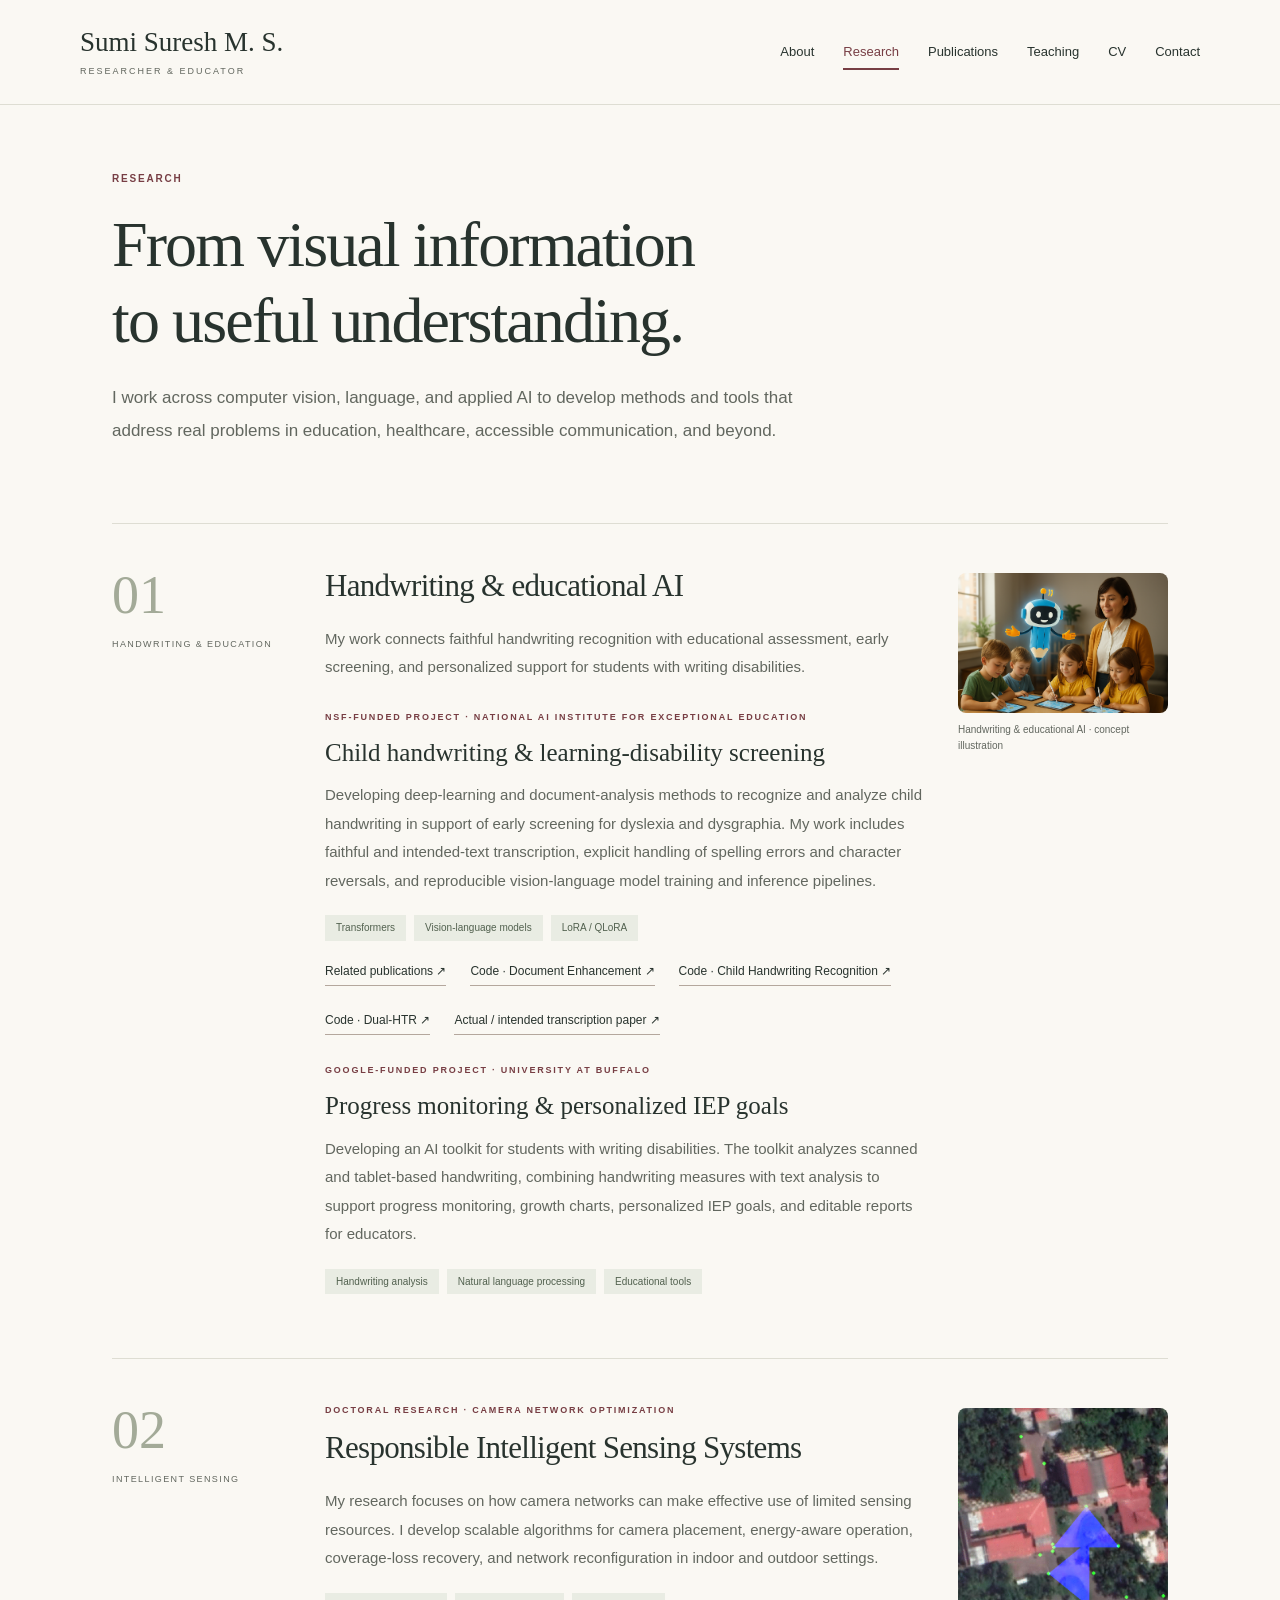
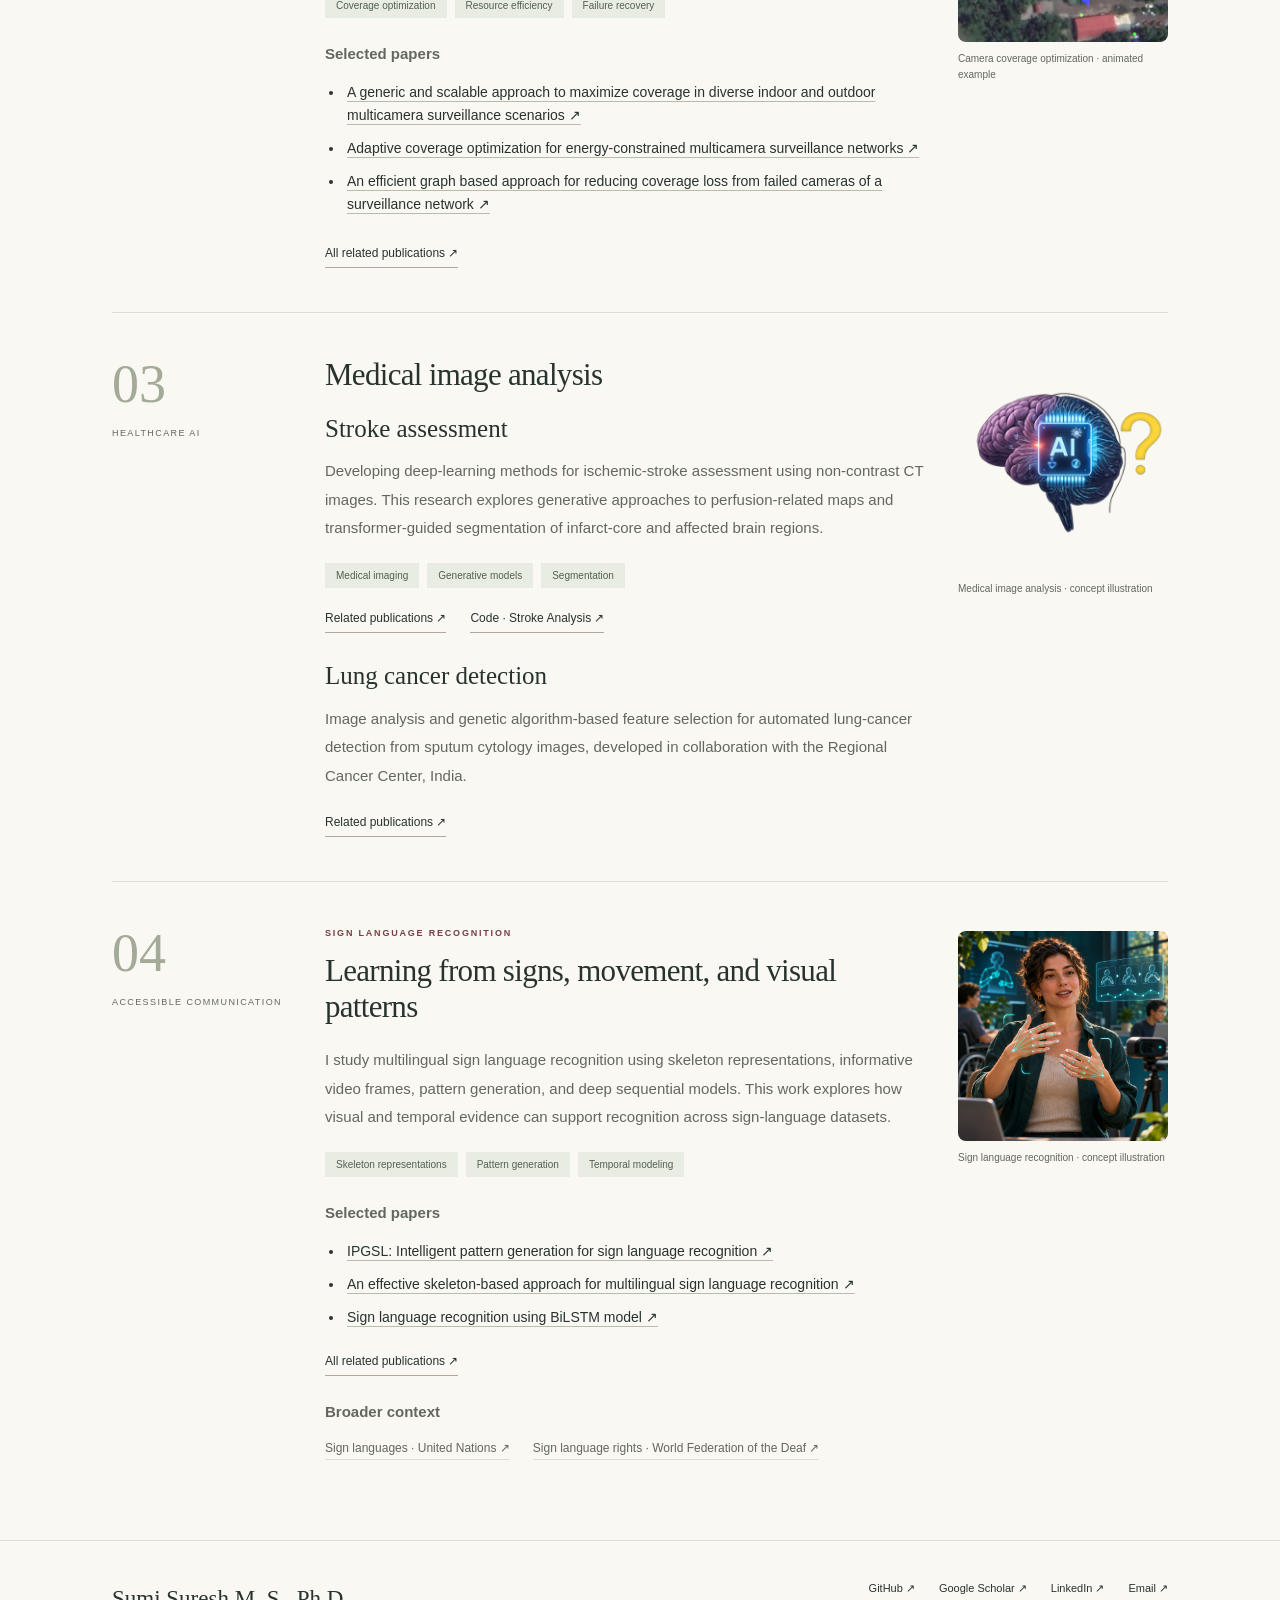
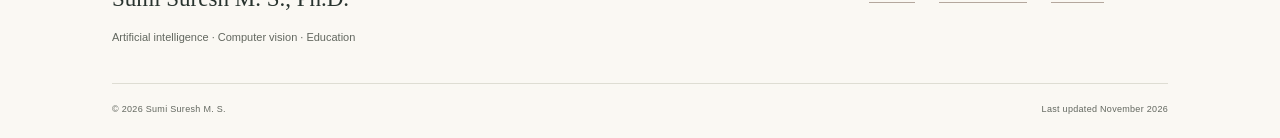
<file: research.html>
<!doctype html><html lang="en"><head><meta charset="utf-8"><meta name="viewport" content="width=device-width,initial-scale=1">
    <title>Research | Sumi Suresh M. S.</title><meta name="description" content="Research by Sumi Suresh M. S. in handwriting recognition, educational AI, sign language recognition, medical imaging, and optimization."><meta name="theme-color" content="#773e44">
    <link rel="icon" href="assets/favicon.svg" type="image/svg+xml"><link rel="stylesheet" href="assets/site.css?v=four-areas-2"><script src="assets/site.js" defer></script></head>
    <body><a class="skip" href="#main">Skip to content</a><header class="site-header"><div class="header-inner"><a class="brand" href="index.html">Sumi Suresh M. S.<span>RESEARCHER &amp; EDUCATOR</span></a>
    <button class="menu-toggle" aria-expanded="false" aria-controls="navigation">Menu <span aria-hidden="true">☰</span></button><nav id="navigation" aria-label="Main navigation"><a href="index.html">About</a><a href="research.html" aria-current="page">Research</a><a href="publications.html">Publications</a><a href="teaching.html">Teaching</a><a href="cv.html">CV</a><a href="contact.html">Contact</a></nav></div></header>
    <main id="main"><section class="wrap page-intro"><p class="eyebrow">RESEARCH</p><h1>From visual information<br>to useful understanding.</h1><p class="page-lead">I work across computer vision, language, and applied AI to develop methods and tools that address real problems in education, healthcare, accessible communication, and beyond.</p></section><section class="wrap research-projects">
<article class="project" id="child-handwriting">
  <div class="project-index">01<span>HANDWRITING &amp; EDUCATION</span></div>
  <div class="research-media-project">
    <div>
    <h2>Handwriting &amp; educational AI</h2>
    <p>My work connects faithful handwriting recognition with educational assessment, early screening, and personalized support for students with writing disabilities.</p>
    <div class="research-subproject"><p class="eyebrow">NSF-FUNDED PROJECT · NATIONAL AI INSTITUTE FOR EXCEPTIONAL EDUCATION</p><h3 class="project-subheading">Child handwriting &amp; learning-disability screening</h3><p>Developing deep-learning and document-analysis methods to recognize and analyze child handwriting in support of early screening for dyslexia and dysgraphia. My work includes faithful and intended-text transcription, explicit handling of spelling errors and character reversals, and reproducible vision-language model training and inference pipelines.</p><ul class="tags"><li>Transformers</li><li>Vision-language models</li><li>LoRA / QLoRA</li></ul><div class="project-links"><a class="text-link" href="publications.html?q=handwriting">Related publications ↗</a><a class="text-link" href="https://github.com/sumisuresh/Document-Enhancement" target="_blank" rel="noopener noreferrer">Code · Document Enhancement <span aria-hidden="true">↗</span></a><a class="text-link" href="https://github.com/sumisuresh/Child-Handwriting-Recognition" target="_blank" rel="noopener noreferrer">Code · Child Handwriting Recognition <span aria-hidden="true">↗</span></a><a class="text-link" href="https://github.com/sumisuresh/Dual-HTR" target="_blank" rel="noopener noreferrer">Code · Dual-HTR <span aria-hidden="true">↗</span></a><a class="text-link" href="https://doi.org/10.1007/978-3-032-36207-0_22" target="_blank" rel="noopener noreferrer">Actual / intended transcription paper <span aria-hidden="true">↗</span></a></div></div>
    <div class="research-subproject"><p class="eyebrow">GOOGLE-FUNDED PROJECT · UNIVERSITY AT BUFFALO</p><h3 class="project-subheading">Progress monitoring &amp; personalized IEP goals</h3><p>Developing an AI toolkit for students with writing disabilities. The toolkit analyzes scanned and tablet-based handwriting, combining handwriting measures with text analysis to support progress monitoring, growth charts, personalized IEP goals, and editable reports for educators.</p><ul class="tags"><li>Handwriting analysis</li><li>Natural language processing</li><li>Educational tools</li></ul></div>
  </div>
    <figure class="research-media-figure">
      <img src="assets/education-research.png" width="527" height="352" loading="lazy" decoding="async" alt="Concept illustration of a teacher and children writing with AI-supported educational tools">
      <figcaption>Handwriting &amp; educational AI · concept illustration</figcaption>
    </figure>
  </div>
</article>
<article class="project" id="camera-coverage">
  <div class="project-index">02<span>INTELLIGENT SENSING</span></div>
  <div class="research-media-project">
    <div>
      <p class="eyebrow">DOCTORAL RESEARCH · CAMERA NETWORK OPTIMIZATION</p>
      <h2>Responsible Intelligent Sensing Systems</h2>
      <p>My research focuses on how camera networks can make effective use of limited sensing resources. I develop scalable algorithms for camera placement, energy-aware operation, coverage-loss recovery, and network reconfiguration in indoor and outdoor settings.</p>
      <ul class="tags"><li>Coverage optimization</li><li>Resource efficiency</li><li>Failure recovery</li></ul>
      <p class="research-link-label">Selected papers</p>
      <ul class="research-paper-links">
        <li><a href="https://doi.org/10.1109/TSMC.2022.3194209" target="_blank" rel="noopener noreferrer">A generic and scalable approach to maximize coverage in diverse indoor and outdoor multicamera surveillance scenarios <span aria-hidden="true">↗</span></a></li>
        <li><a href="https://doi.org/10.1109/JSEN.2024.3460536" target="_blank" rel="noopener noreferrer">Adaptive coverage optimization for energy-constrained multicamera surveillance networks <span aria-hidden="true">↗</span></a></li>
        <li><a href="https://doi.org/10.1109/JSEN.2022.3157819" target="_blank" rel="noopener noreferrer">An efficient graph based approach for reducing coverage loss from failed cameras of a surveillance network <span aria-hidden="true">↗</span></a></li>
      </ul>
      <a class="text-link" href="publications.html?q=coverage">All related publications <span aria-hidden="true">↗</span></a>
    </div>
    <figure class="research-media-figure camera-coverage-figure">
      <img src="assets/gif.gif" width="518" height="576" loading="lazy" decoding="async" alt="Animated example of camera coverage optimization over an aerial scene">
      <figcaption>Camera coverage optimization · animated example</figcaption>
    </figure>
  </div>
</article>
<article class="project" id="healthcare-ai"><div class="project-index">03<span>HEALTHCARE AI</span></div><div class="research-media-project">
    <div><h2>Medical image analysis</h2><h3 class="project-subheading">Stroke assessment</h3><p>Developing deep-learning methods for ischemic-stroke assessment using non-contrast CT images. This research explores generative approaches to perfusion-related maps and transformer-guided segmentation of infarct-core and affected brain regions.</p><ul class="tags"><li>Medical imaging</li><li>Generative models</li><li>Segmentation</li></ul><div class="project-links"><a class="text-link" href="publications.html?q=stroke">Related publications ↗</a><a class="text-link" href="https://github.com/sumisuresh/Stroke-Analysis" target="_blank" rel="noopener noreferrer">Code · Stroke Analysis <span aria-hidden="true">↗</span></a></div><div class="research-subproject"><h3 class="project-subheading">Lung cancer detection</h3><p>Image analysis and genetic algorithm-based feature selection for automated lung-cancer detection from sputum cytology images, developed in collaboration with the Regional Cancer Center, India.</p><a class="text-link" href="publications.html?q=feature%20selection">Related publications <span aria-hidden="true">↗</span></a></div></div>
    <figure class="research-media-figure">
      <img src="assets/healthcare-research.png" width="218" height="218" loading="lazy" decoding="async" alt="Concept illustration of a brain and an AI processor">
      <figcaption>Medical image analysis · concept illustration</figcaption>
    </figure>
  </div>
</article>
<article class="project" id="sign-language">
  <div class="project-index">04<span>ACCESSIBLE COMMUNICATION</span></div>
  <div class="sign-language-project">
    <div>
      <p class="eyebrow">SIGN LANGUAGE RECOGNITION</p>
      <h2>Learning from signs, movement, and visual patterns</h2>
      <p>I study multilingual sign language recognition using skeleton representations, informative video frames, pattern generation, and deep sequential models. This work explores how visual and temporal evidence can support recognition across sign-language datasets.</p>
      <ul class="tags"><li>Skeleton representations</li><li>Pattern generation</li><li>Temporal modeling</li></ul>
      <p class="research-link-label">Selected papers</p>
      <ul class="research-paper-links">
        <li><a href="https://doi.org/10.1007/s42979-026-05261-5" target="_blank" rel="noopener noreferrer">IPGSL: Intelligent pattern generation for sign language recognition <span aria-hidden="true">↗</span></a></li>
        <li><a href="https://doi.org/10.1016/j.engappai.2024.109995" target="_blank" rel="noopener noreferrer">An effective skeleton-based approach for multilingual sign language recognition <span aria-hidden="true">↗</span></a></li>
        <li><a href="https://doi.org/10.1109/I2CT61223.2024.10543543" target="_blank" rel="noopener noreferrer">Sign language recognition using BiLSTM model <span aria-hidden="true">↗</span></a></li>
      </ul>
      <div class="project-links"><a class="text-link" href="publications.html?q=sign%20language">All related publications <span aria-hidden="true">↗</span></a></div>
      <p class="research-link-label context-label">Broader context</p>
      <div class="context-links"><a href="https://www.un.org/en/observances/sign-languages-day" target="_blank" rel="noopener noreferrer">Sign languages · United Nations <span aria-hidden="true">↗</span></a><a href="https://wfdeaf.org/resources/sign-language-rights/" target="_blank" rel="noopener noreferrer">Sign language rights · World Federation of the Deaf <span aria-hidden="true">↗</span></a></div>
    </div>
    <figure class="sign-language-figure"><img src="assets/sign-language-recognition.png" width="1024" height="1024" loading="lazy" decoding="async" alt="Concept illustration of sign language recognition with visual hand landmarks"><figcaption>Sign language recognition · concept illustration</figcaption></figure>
  </div>
</article>
</section></main><footer><div class="footer-inner"><div><a class="footer-name" href="index.html">Sumi Suresh M. S., Ph.D.</a><p>Artificial intelligence · Computer vision · Education</p></div><div class="footer-links"><a class="text-link" href="https://github.com/sumisuresh" target="_blank" rel="noopener noreferrer">GitHub <span aria-hidden="true">↗</span></a><a class="text-link" href="https://scholar.google.com/citations?user=WZJGsywAAAAJ&amp;hl=en" target="_blank" rel="noopener noreferrer">Google Scholar <span aria-hidden="true">↗</span></a><a class="text-link" href="https://www.linkedin.com/in/sumi-suresh-m-s-phd-72540b187/" target="_blank" rel="noopener noreferrer">LinkedIn <span aria-hidden="true">↗</span></a><a href="mailto:sumisuresh.ms@gmail.com">Email <span aria-hidden="true">↗</span></a></div></div><div class="footer-bottom"><span>© 2026 Sumi Suresh M. S.</span><span>Last updated November 2026</span></div></footer></body></html>
</file>
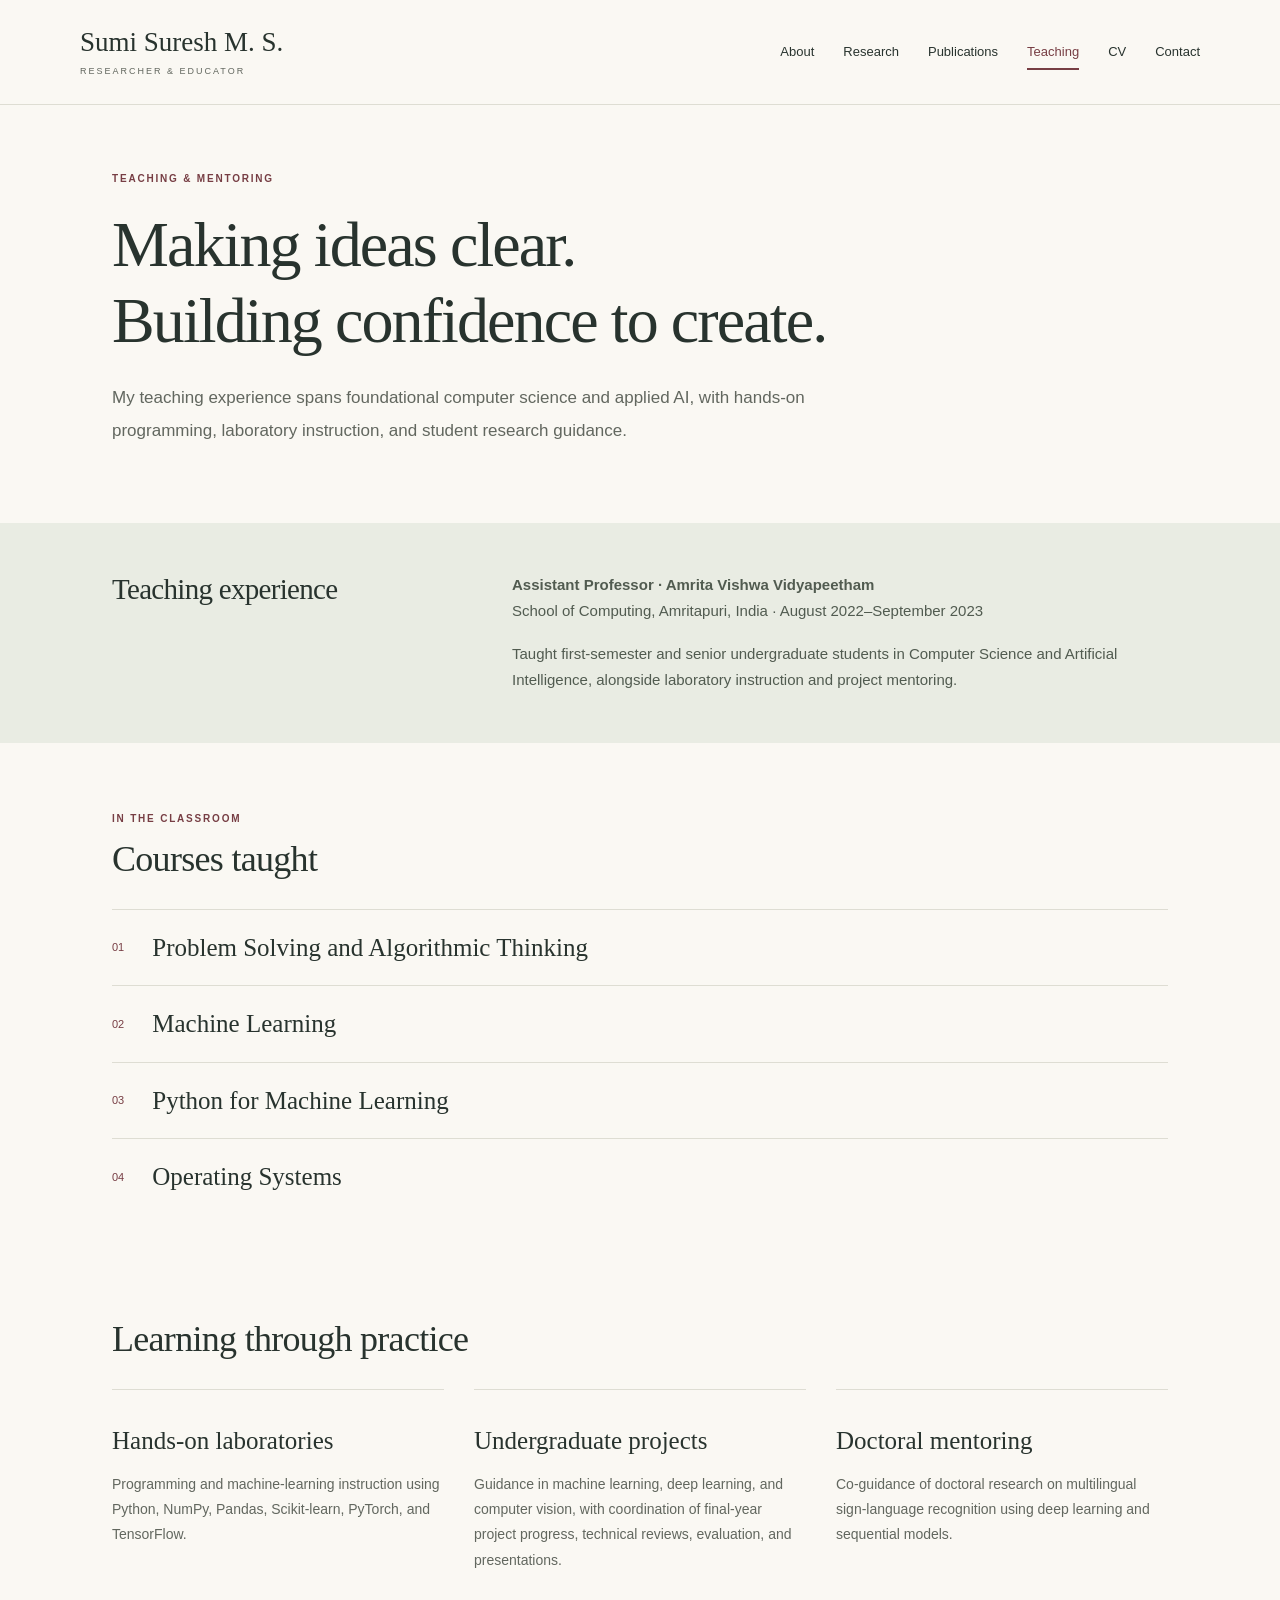
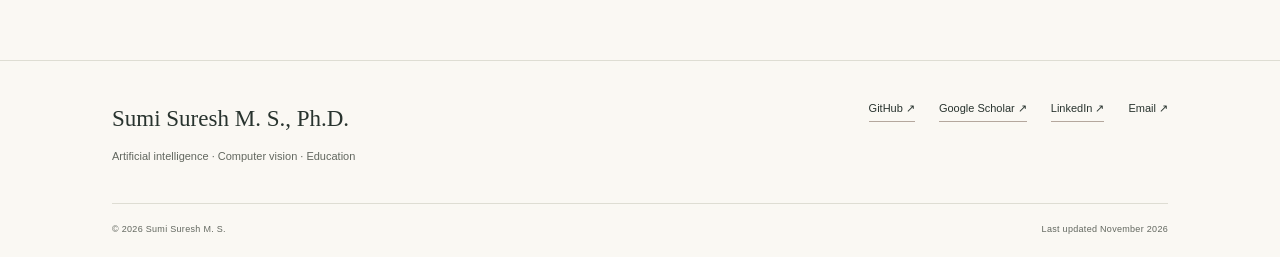
<file: teaching.html>
<!doctype html><html lang="en"><head><meta charset="utf-8"><meta name="viewport" content="width=device-width,initial-scale=1">
    <title>Teaching &amp; Mentoring | Sumi Suresh M. S.</title><meta name="description" content="Teaching, courses, laboratory instruction, and research mentoring by Dr. Sumi Suresh M. S.."><meta name="theme-color" content="#773e44">
    <link rel="icon" href="assets/favicon.svg" type="image/svg+xml"><link rel="stylesheet" href="assets/site.css"><script src="assets/site.js" defer></script></head>
    <body><a class="skip" href="#main">Skip to content</a><header class="site-header"><div class="header-inner"><a class="brand" href="index.html">Sumi Suresh M. S.<span>RESEARCHER &amp; EDUCATOR</span></a>
    <button class="menu-toggle" aria-expanded="false" aria-controls="navigation">Menu <span aria-hidden="true">☰</span></button><nav id="navigation" aria-label="Main navigation"><a href="index.html">About</a><a href="research.html">Research</a><a href="publications.html">Publications</a><a href="teaching.html" aria-current="page">Teaching</a><a href="cv.html">CV</a><a href="contact.html">Contact</a></nav></div></header>
    <main id="main"><section class="wrap page-intro"><p class="eyebrow">TEACHING &amp; MENTORING</p><h1>Making ideas clear.<br>Building confidence to create.</h1><p class="page-lead">My teaching experience spans foundational computer science and applied AI, with hands-on programming, laboratory instruction, and student research guidance.</p></section><section class="about-strip"><div class="wrap split"><h2>Teaching experience</h2><div><p><strong>Assistant Professor · Amrita Vishwa Vidyapeetham</strong><br>School of Computing, Amritapuri, India · August 2022–September 2023</p><p>Taught first-semester and senior undergraduate students in Computer Science and Artificial Intelligence, alongside laboratory instruction and project mentoring.</p></div></div></section><section class="wrap section"><div class="section-heading"><div><p class="eyebrow">IN THE CLASSROOM</p><h2>Courses taught</h2></div></div><div class="course-list"><div><span>01</span><h3>Problem Solving and Algorithmic Thinking</h3></div><div><span>02</span><h3>Machine Learning</h3></div><div><span>03</span><h3>Python for Machine Learning</h3></div><div><span>04</span><h3>Operating Systems</h3></div></div></section><section class="wrap section"><div class="section-heading"><h2>Learning through practice</h2></div><div class="interest-grid"><article><h3>Hands-on laboratories</h3><p>Programming and machine-learning instruction using Python, NumPy, Pandas, Scikit-learn, PyTorch, and TensorFlow.</p></article><article><h3>Undergraduate projects</h3><p>Guidance in machine learning, deep learning, and computer vision, with coordination of final-year project progress, technical reviews, evaluation, and presentations.</p></article><article><h3>Doctoral mentoring</h3><p>Co-guidance of doctoral research on multilingual sign-language recognition using deep learning and sequential models.</p></article></div></section></main><footer><div class="footer-inner"><div><a class="footer-name" href="index.html">Sumi Suresh M. S., Ph.D.</a><p>Artificial intelligence · Computer vision · Education</p></div><div class="footer-links"><a class="text-link" href="https://github.com/sumisuresh" target="_blank" rel="noopener noreferrer">GitHub <span aria-hidden="true">↗</span></a><a class="text-link" href="https://scholar.google.com/citations?user=WZJGsywAAAAJ&amp;hl=en" target="_blank" rel="noopener noreferrer">Google Scholar <span aria-hidden="true">↗</span></a><a class="text-link" href="https://www.linkedin.com/in/sumi-suresh-m-s-phd-72540b187/" target="_blank" rel="noopener noreferrer">LinkedIn <span aria-hidden="true">↗</span></a><a href="mailto:sumisuresh.ms@gmail.com">Email <span aria-hidden="true">↗</span></a></div></div><div class="footer-bottom"><span>© 2026 Sumi Suresh M. S.</span><span>Last updated November 2026</span></div></footer></body></html>
</file>
<file: assets/site.css>
@charset "UTF-8";

/* Colors and fonts */
:root {
  --paper: #faf8f3;
  --ink: #28332e;
  --muted: #62675f;
  --accent: #773e44;
  --line: #deddd3;
  --sage: #e9ece3;
  --serif: Georgia, "Times New Roman", serif;
  --sans: Arial, Helvetica, sans-serif;
}

/* General */
* {
  box-sizing: border-box;
}

html {
  scroll-behavior: smooth;
}

body {
  margin: 0;
  background: var(--paper);
  color: var(--ink);
  font-family: var(--sans);
  font-size: 16px;
  line-height: 1.75;
}

a {
  color: inherit;
  text-decoration: none;
}

button,
input {
  font: inherit;
}

a:focus-visible,
button:focus-visible,
input:focus-visible {
  outline: 3px solid var(--accent);
  outline-offset: 5px;
}

p {
  margin: 0 0 1.1em;
}

h1,
h2,
h3 {
  margin: 0;
  font-family: var(--serif);
  font-weight: 400;
  line-height: 1.18;
}

h1 {
  font-size: clamp(40px, 5vw, 64px);
  letter-spacing: -1.9px;
}

h2 {
  font-size: 36px;
  letter-spacing: -0.7px;
}

h3 {
  font-size: 24px;
}

strong {
  font-weight: 600;
}

.wrap {
  max-width: 1120px;
  margin: 0 auto;
  padding-left: 32px;
  padding-right: 32px;
}

/* Header and navigation */
.site-header {
  border-bottom: 1px solid var(--line);
  background: var(--paper);
}

.header-inner {
  max-width: 1184px;
  margin: 0 auto;
  padding: 25px 32px;
  display: flex;
  align-items: center;
  justify-content: space-between;
  gap: 24px;
}

.brand {
  font-family: var(--serif);
  font-size: 27px;
  line-height: 1.3;
  white-space: nowrap;
}

.brand span {
  display: block;
  font: 9px/1.7 var(--sans);
  letter-spacing: 2px;
  color: var(--muted);
  margin-top: 4px;
}

nav {
  display: flex;
  gap: 29px;
  align-items: center;
}

nav a {
  font-size: 13px;
  padding: 6px 0;
  position: relative;
}

nav a:hover,
nav a[aria-current] {
  color: var(--accent);
}

nav a[aria-current]::after {
  content: "";
  height: 2px;
  background: var(--accent);
  position: absolute;
  left: 0;
  right: 0;
  bottom: 0;
}

.menu-toggle {
  display: none;
}

/* Introductory section: original two-column layout */
.eyebrow {
  font-size: 10px;
  letter-spacing: 1.8px;
  font-weight: 600;
  color: var(--accent);
  margin: 0 0 20px;
  line-height: 1.7;
}

.hero {
  position: relative;
  display: grid;
  grid-template-columns: 1.25fr 0.85fr;
  gap: 75px;
  padding-top: 76px;
  padding-bottom: 79px;
  align-items: center;
}

.hero h1 {
  font-size: 66px;
  letter-spacing: -2px;
}

.full-name {
  display: block;
  font-size: clamp(34px, 4.5vw, 60px);
  letter-spacing: -1.6px;
}

.degree {
  display: block;
  font: 15px/2 var(--sans);
  letter-spacing: 0.5px;
  color: var(--muted);
  margin-top: 8px;
}

.hero-subtitle {
  font-family: var(--serif);
  font-size: 30px;
  line-height: 1.3;
  margin: 24px 0 17px;
}

.intro {
  max-width: 530px;
  font-size: 16px;
  color: var(--muted);
  line-height: 1.85;
}

.actions {
  display: flex;
  align-items: center;
  gap: 27px;
  margin-top: 28px;
  flex-wrap: wrap;
}

/* Full profile photo: independent of the page layout */
.hero > .profile-photo {
  position: absolute;
  left: -160px;
  top: 125px;
  width: 150px;
  height: 150px;
  margin: 0;
  overflow: visible;
  border: 1px solid #deddd3;
  border-radius: 3px;
}

.profile-photo img {
  display: block;
  width: 100%;
  height: 100%;
  object-fit: contain;
  object-position: center;
  transform: none;
}

/* Buttons and links */
.button {
  display: inline-flex;
  align-items: center;
  justify-content: space-between;
  gap: 26px;
  background: var(--accent);
  color: #fff;
  padding: 12px 20px;
  font-size: 12px;
  letter-spacing: 0.2px;
  border: 1px solid var(--accent);
  transition: background 0.2s;
}

.button:hover {
  background: #5c2d33;
}

.text-link {
  font-size: 12px;
  font-weight: 500;
  display: inline-block;
  border-bottom: 1px solid #b4a79d;
  padding-bottom: 3px;
}

.text-link:hover {
  color: var(--accent);
  border-color: var(--accent);
}

/* Research illustration */
.research-note {
  background: #eeede4;
  border: 1px solid #d9d9ce;
  padding: 24px 26px 0;
  transform: rotate(1.2deg);
  box-shadow: 8px 9px 0 #e8e4db;
}

.note-top {
  display: flex;
  justify-content: space-between;
  font-size: 8px;
  letter-spacing: 1.4px;
  color: #616654;
}

.note-art {
  height: 220px;
  margin-top: 8px;
}

.note-art svg {
  width: 100%;
  height: 100%;
}

.research-note h2 {
  font-size: 29px;
  letter-spacing: -0.5px;
}

.research-note > p {
  font-size: 13px;
  line-height: 1.8;
  color: var(--muted);
  margin: 16px 0 23px;
}

.note-bottom {
  border-top: 1px solid #cfd0c3;
  display: flex;
  justify-content: space-between;
  padding: 15px 0;
  font-size: 8px;
  letter-spacing: 1.3px;
  color: #59614f;
}

/* Biography */
.about-strip {
  background: var(--sage);
  padding: 49px 0;
}

.split {
  display: grid;
  grid-template-columns: 1fr 2fr;
  gap: 72px;
}

.split h2 {
  font-size: 29px;
}

.split p {
  font-size: 15px;
  color: #515b50;
}

.split p:last-child {
  margin-bottom: 0;
}

/* General sections */
.section {
  padding-top: 67px;
  padding-bottom: 36px;
}

.section-heading {
  display: flex;
  align-items: end;
  justify-content: space-between;
  gap: 20px;
  margin-bottom: 29px;
}

.section-heading .eyebrow {
  margin-bottom: 11px;
}

.interest-grid {
  display: grid;
  grid-template-columns: repeat(3, 1fr);
  gap: 30px;
}

.interest-grid article {
  border-top: 1px solid var(--line);
  padding-top: 20px;
}

.number {
  color: var(--accent);
  font-size: 11px;
}

.interest-grid h3 {
  margin: 16px 0;
  font-size: 25px;
}

.interest-grid p,
.quiet-panel p {
  font-size: 14px;
  color: var(--muted);
  line-height: 1.8;
}

/* Publications */
.publication {
  display: grid;
  grid-template-columns: 85px 1fr;
  gap: 20px;
  border-top: 1px solid var(--line);
  padding: 26px 0;
}

.publication[hidden] {
  display: none;
}

.pub-year {
  font-family: var(--serif);
  font-size: 23px;
  line-height: 1.4;
}

.pub-year span {
  display: block;
  font-family: var(--sans);
  font-size: 9px;
  text-transform: uppercase;
  letter-spacing: 1px;
  color: var(--muted);
  margin-top: 5px;
}

.publication h3 {
  font-size: 23px;
  line-height: 1.4;
  margin-bottom: 8px;
}

.publication h3 a:hover {
  color: var(--accent);
}

.publication h3 a span {
  font: 16px var(--sans);
  color: var(--accent);
}

.authors {
  font-size: 12px;
  color: var(--muted);
  margin-bottom: 5px;
}

.venue {
  font-size: 12px;
  color: var(--muted);
  margin-bottom: 8px;
}

.area-label {
  color: var(--accent);
  font-size: 9px;
  letter-spacing: 0.7px;
}

.pub-links {
  margin-top: 11px;
}

/* Research code */
.code-feature {
  display: grid;
  grid-template-columns: 1fr auto;
  gap: 36px;
  align-items: center;
  background: var(--sage);
  border: 1px solid var(--line);
  padding: 30px;
}

.code-feature .eyebrow {
  margin-bottom: 13px;
}

.code-feature h3 {
  font-size: 34px;
  margin-bottom: 15px;
}

.code-feature p:not(.eyebrow) {
  font-size: 14px;
  color: var(--muted);
  line-height: 1.85;
}

.code-feature .code-paper {
  font-size: 12px !important;
  margin: 18px 0 0;
}

.code-actions {
  display: flex;
  flex-direction: column;
  align-items: flex-start;
  gap: 18px;
}

.code-actions .button {
  white-space: nowrap;
}

.project-links {
  display: flex;
  gap: 24px;
  flex-wrap: wrap;
}

/* Contact banner */
.connect-banner {
  background: var(--accent);
  color: white;
  display: flex;
  align-items: center;
  justify-content: space-between;
  gap: 32px;
  margin-top: 50px;
  margin-bottom: 70px;
  padding-top: 37px;
  padding-bottom: 37px;
}

.connect-banner h2 {
  font-size: 31px;
}

.connect-banner .eyebrow {
  color: #e1c7c7;
  margin-bottom: 9px;
}

.connect-banner p:not(.eyebrow) {
  font-size: 13px;
  max-width: 600px;
  margin: 13px 0 0;
  color: #f1e4e2;
}

.button.light {
  background: var(--paper);
  color: var(--accent);
  white-space: nowrap;
}

.button.light:hover {
  background: #e8e4db;
}

/* Footer */
footer {
  border-top: 1px solid var(--line);
  margin-top: 36px;
  padding: 38px 32px 20px;
}

.footer-inner,
.footer-bottom {
  max-width: 1056px;
  margin: 0 auto;
  display: flex;
  justify-content: space-between;
  gap: 25px;
}

.footer-name {
  font-family: var(--serif);
  font-size: 23px;
}

.footer-inner p {
  font-size: 11px;
  color: var(--muted);
  margin-top: 8px;
}

.footer-links {
  display: flex;
  gap: 24px;
  align-items: start;
}

.footer-links a {
  font-size: 11px;
}

.footer-bottom {
  border-top: 1px solid var(--line);
  padding-top: 18px;
  margin-top: 24px;
  font-size: 9px;
  color: var(--muted);
  letter-spacing: 0.3px;
}

/* Page introductions */
.page-intro {
  padding-top: 65px;
  padding-bottom: 54px;
}

.page-intro h1 {
  max-width: 920px;
}

.page-lead {
  font-size: 17px;
  max-width: 735px;
  color: var(--muted);
  margin: 24px 0 22px;
  line-height: 1.9;
}

/* Research page */
.project {
  border-top: 1px solid var(--line);
  display: grid;
  grid-template-columns: 170px 1fr;
  gap: 43px;
  padding: 44px 0;
}

.project-index {
  font-family: var(--serif);
  font-size: 54px;
  line-height: 1;
  color: #a3aa98;
}

.project-index span {
  display: block;
  font: 9px/1.7 var(--sans);
  letter-spacing: 1.4px;
  margin-top: 15px;
  color: var(--muted);
}

.project .eyebrow {
  font-size: 9px;
  margin-bottom: 12px;
}

.project h2 {
  font-size: 31px;
  margin-bottom: 20px;
}

.project p:not(.eyebrow) {
  font-size: 15px;
  line-height: 1.9;
  color: var(--muted);
}

.tags {
  list-style: none;
  padding: 0;
  margin: 20px 0;
  display: flex;
  gap: 8px;
  flex-wrap: wrap;
}

.tags li {
  background: var(--sage);
  padding: 4px 11px;
  font-size: 10px;
  color: #52614f;
}

.two-col {
  display: grid;
  grid-template-columns: 1fr 1fr;
  gap: 28px;
}

.quiet-panel {
  padding: 30px;
  background: #eeede4;
}

.quiet-panel h3 {
  margin-bottom: 16px;
}

/* Publication search and filters */
.pub-section {
  padding-top: 0;
}

.publication-controls {
  display: flex;
  align-items: center;
  justify-content: space-between;
  gap: 20px;
  border-top: 1px solid var(--line);
  border-bottom: 1px solid var(--line);
  padding: 20px 0;
}

.filter-group {
  display: flex;
  gap: 8px;
}

.filter {
  cursor: pointer;
  border: 1px solid transparent;
  background: transparent;
  color: var(--muted);
  font-size: 12px;
  padding: 8px 15px;
}

.filter.active {
  border-color: var(--accent);
  color: var(--accent);
  background: #f0e6e3;
}

.filter:hover {
  color: var(--accent);
}

input[type="search"] {
  border: 1px solid #bdbfb4;
  background: transparent;
  padding: 9px 13px;
  font-size: 12px;
  width: 280px;
  border-radius: 0;
  color: var(--ink);
}

.result-count {
  font-size: 10px;
  color: var(--muted);
  margin: 20px 0;
}

/* Teaching page */
.course-list > div {
  display: flex;
  gap: 28px;
  align-items: center;
  padding: 23px 0;
  border-top: 1px solid var(--line);
}

.course-list span {
  color: var(--accent);
  font-size: 11px;
}

.course-list h3 {
  font-size: 25px;
}

/* CV page */
.cv-grid {
  display: grid;
  grid-template-columns: 1fr 2fr;
  gap: 72px;
  border-top: 1px solid var(--line);
  padding-top: 38px;
  margin-top: 20px;
}

.cv-grid h2 {
  font-size: 29px;
}

.timeline article {
  padding: 0 0 29px 23px;
  border-left: 1px solid #c8cabc;
  position: relative;
}

.timeline article::before {
  content: "";
  width: 7px;
  height: 7px;
  border-radius: 50%;
  position: absolute;
  left: -4px;
  top: 7px;
  background: var(--accent);
}

.timeline .eyebrow {
  font-size: 9px;
  margin-bottom: 8px;
}

.timeline h3 {
  font-size: 24px;
  margin-bottom: 9px;
}

.timeline p:not(.eyebrow) {
  color: var(--muted);
  font-size: 14px;
  margin-bottom: 10px;
}

.timeline .small {
  font-size: 12px !important;
}

/* Contact page */
.contact-grid {
  display: grid;
  grid-template-columns: 1.5fr 1fr;
  gap: 80px;
  padding-top: 35px;
  padding-bottom: 90px;
  border-top: 1px solid var(--line);
}

.contact-main {
  min-width: 0;
}

.contact-main .eyebrow {
  margin-bottom: 17px;
}

.email-address {
  font-family: var(--serif);
  font-size: clamp(20px, 2.5vw, 31px);
  overflow-wrap: anywhere;
  line-height: 1.4;
  display: inline-block;
}

.email-address:hover {
  color: var(--accent);
}

.contact-main > p:not(.eyebrow) {
  font-size: 13px;
  color: var(--muted);
  margin: 15px 0 27px;
}

.profile-links {
  border-left: 1px solid var(--line);
  padding-left: 40px;
}

.profile-links h2 {
  font-size: 28px;
  margin-bottom: 20px;
}

.profile-links a {
  display: block;
  width: 100%;
  padding: 13px 0;
  font-size: 14px;
  border-bottom: 1px solid var(--line);
}

/* Accessibility */
.skip {
  position: absolute;
  left: 20px;
  top: -100px;
  z-index: 10;
  background: var(--accent);
  color: #fff;
  padding: 10px 15px;
}

.skip:focus {
  top: 10px;
}

.sr-only {
  position: absolute;
  width: 1px;
  height: 1px;
  padding: 0;
  margin: -1px;
  overflow: hidden;
  clip: rect(0, 0, 0, 0);
  white-space: nowrap;
  border: 0;
}

/* Large screens */
@media (min-width: 1350px) {
  .hero {
    padding-top: 88px;
    padding-bottom: 91px;
  }

  .research-note {
    margin-left: 10px;
  }
}

/* Hide the photo when the left margin is insufficient */
@media (max-width: 1440px) {
  .hero > .profile-photo {
    display: none;
  }
}

/* Tablet layouts */
@media (max-width: 900px) {
  nav {
    gap: 18px;
  }

  .hero {
    gap: 36px;
    grid-template-columns: 1.1fr 0.9fr;
  }

  .hero h1 {
    font-size: 54px;
  }

  .hero-subtitle {
    font-size: 26px;
  }

  .research-note {
    padding: 20px 21px 0;
  }

  .research-note h2 {
    font-size: 25px;
  }

  .note-art {
    height: 185px;
  }

  .split,
  .cv-grid {
    gap: 35px;
  }

  .interest-grid {
    gap: 20px;
  }

  .interest-grid h3 {
    font-size: 22px;
  }

  .project {
    grid-template-columns: 110px 1fr;
    gap: 28px;
  }

  .contact-grid {
    gap: 30px;
  }

  .email-address {
    font-size: 25px;
  }

  .publication-controls {
    flex-wrap: wrap;
  }
}

/* Mobile layouts */
@media (max-width: 780px) {
  .wrap {
    padding-left: 23px;
    padding-right: 23px;
  }

  .header-inner {
    padding: 18px 23px;
    flex-wrap: wrap;
    gap: 0;
  }

  .brand {
    font-size: 25px;
  }

  .brand span {
    font-size: 8px;
  }

  .menu-toggle {
    display: block;
    border: 1px solid var(--line);
    padding: 5px 10px;
    font-size: 12px;
    background: transparent;
    color: var(--ink);
    margin-left: auto;
    cursor: pointer;
  }

  .menu-toggle span {
    margin-left: 8px;
  }

  nav {
    display: none;
    flex-basis: 100%;
    flex-wrap: wrap;
    gap: 9px 25px;
    padding: 22px 0 8px;
  }

  nav.open {
    display: flex;
  }

  nav a {
    font-size: 14px;
  }

  .hero {
    grid-template-columns: 1fr;
    padding-top: 40px;
    padding-bottom: 46px;
    gap: 36px;
  }

  .hero h1 {
    font-size: 55px;
  }

  .full-name {
    font-size: clamp(28px, 8.8vw, 40px);
  }

  .hero .eyebrow {
    font-size: 9px;
    letter-spacing: 1.3px;
  }

  .hero-subtitle {
    font-size: 28px;
    margin-top: 20px;
  }

  .intro {
    font-size: 15px;
  }

  .actions {
    gap: 23px;
  }

  .research-note {
    transform: none;
    margin: 0 8px 0 0;
    max-width: 420px;
  }

  .note-art {
    height: 178px;
  }

  .research-note h2 {
    font-size: 29px;
  }

  .research-note > p {
    margin-top: 13px;
  }

  .split,
  .cv-grid {
    grid-template-columns: 1fr;
    gap: 24px;
  }

  .about-strip {
    padding: 33px 0;
  }

  .split h2 {
    font-size: 28px;
  }

  .section {
    padding-top: 43px;
    padding-bottom: 20px;
  }

  .section-heading {
    align-items: start;
    flex-direction: column;
    gap: 17px;
  }

  .section-heading h2 {
    font-size: 31px;
  }

  .interest-grid {
    grid-template-columns: 1fr;
    gap: 20px;
  }

  .interest-grid h3 {
    font-size: 25px;
    margin-top: 10px;
  }

  .interest-grid article {
    padding-top: 15px;
  }

  .interest-grid p {
    margin-bottom: 3px;
  }

  .publication {
    grid-template-columns: 54px 1fr;
    gap: 14px;
    padding: 23px 0;
  }

  .pub-year {
    font-size: 21px;
  }

  .pub-year span {
    font-size: 7px;
    letter-spacing: 0.3px;
  }

  .publication h3 {
    font-size: 21px;
    line-height: 1.35;
  }

  .authors,
  .venue {
    font-size: 11px;
  }

  .code-feature {
    grid-template-columns: 1fr;
    gap: 24px;
    padding: 24px;
  }

  .code-feature h3 {
    font-size: 30px;
  }

  .code-actions {
    gap: 15px;
  }

  .connect-banner {
    flex-direction: column;
    align-items: start;
    margin: 33px 23px 40px;
    padding: 27px;
  }

  .connect-banner h2 {
    font-size: 29px;
  }

  .connect-banner p:not(.eyebrow) {
    font-size: 13px;
  }

  .footer-inner {
    flex-direction: column;
    gap: 12px;
  }

  .footer-links {
    flex-wrap: wrap;
    gap: 20px;
  }

  footer {
    padding-left: 23px;
    padding-right: 23px;
  }

  .footer-bottom {
    font-size: 8px;
    gap: 12px;
  }

  .page-intro {
    padding-top: 42px;
    padding-bottom: 34px;
  }

  .page-intro h1 {
    font-size: 40px;
    letter-spacing: -1px;
  }

  .page-lead {
    font-size: 15px;
    line-height: 1.8;
    margin-top: 20px;
  }

  .project {
    grid-template-columns: 1fr;
    gap: 18px;
    padding: 30px 0;
  }

  .project-index {
    font-size: 34px;
    display: flex;
    align-items: center;
    gap: 18px;
  }

  .project-index span {
    margin: 0;
    font-size: 8px;
  }

  .project h2 {
    font-size: 28px;
  }

  .project p:not(.eyebrow) {
    font-size: 14px;
  }

  .two-col {
    grid-template-columns: 1fr;
    gap: 18px;
  }

  .quiet-panel {
    padding: 24px;
  }

  .publication-controls {
    gap: 16px;
  }

  .filter-group {
    gap: 4px;
  }

  .filter {
    padding: 6px 11px;
    font-size: 11px;
  }

  .search-field,
  input[type="search"] {
    width: 100%;
  }

  .pub-section {
    padding-top: 0;
  }

  .course-list h3 {
    font-size: 22px;
  }

  .course-list > div {
    gap: 22px;
  }

  .contact-grid {
    grid-template-columns: 1fr;
    gap: 42px;
    padding-top: 29px;
    padding-bottom: 35px;
  }

  .email-address {
    font-size: 25px;
  }

  .profile-links {
    border-left: 0;
    border-top: 1px solid var(--line);
    padding: 27px 0 0;
  }

  .cv-grid {
    margin-top: 10px;
  }

  .timeline article {
    padding-bottom: 25px;
  }
}

/* Reduced motion */
@media (prefers-reduced-motion: reduce) {
  html {
    scroll-behavior: auto;
  }

  * {
    transition: none !important;
  }
}

/* Printing */
@media print {
  nav,
  .menu-toggle,
  footer,
  .actions,
  .publication-controls {
    display: none;
  }

  .wrap {
    max-width: none;
    padding: 0;
  }

  body {
    background: white;
    font-size: 12px;
  }

  .page-intro,
  .section {
    padding: 20px 0;
  }

  .site-header {
    margin-bottom: 20px;
  }

  .project,
  .publication {
    break-inside: avoid;
  }
}
/* Research visuals: scoped to keep the established introduction and typography. */
.research-interest-panel {
  background: #edf0e7;
  border: 1px solid #d9ded2;
  border-radius: 10px;
  padding: 32px;
}
.research-interest-panel .section-heading { margin-bottom: 27px; }
.research-visual-grid {
  display: grid;
  grid-template-columns: repeat(4, minmax(0, 1fr));
  gap: 18px;
}
.interest-card {
  display: flex;
  flex-direction: column;
  min-width: 0;
  padding: 10px 10px 20px;
  background: #fafbf7;
  border: 1px solid #dce1d5;
  border-radius: 8px;
  transition: transform .2s ease, box-shadow .2s ease;
}
.interest-card:hover {
  transform: translateY(-3px);
  box-shadow: 0 8px 20px #28332e0d;
}
.interest-thumb {
  width: 100%;
  aspect-ratio: 1;
  overflow: hidden;
  border-radius: 6px;
  background-color: #243638;
}
.interest-thumb img {
  display: block;
  width: 100%;
  height: 100%;
  object-fit: cover;
}
.research-scene {
  background-image: url('research-scenes.png');
  background-repeat: no-repeat;
  background-size: 340% auto;
}
.scene-education { background-position: left center; }
.scene-healthcare { background-position: center center; }
.scene-vision { background-position: right center; }
.interest-card-copy {
  display: flex;
  flex-direction: column;
  flex: 1;
  padding: 18px 7px 0;
}
.interest-card .eyebrow {
  font-size: 8px;
  letter-spacing: 1px;
  line-height: 1.6;
  min-height: 26px;
  margin-bottom: 9px;
}
.interest-card h3 {
  font-size: 23px;
  letter-spacing: -.3px;
  line-height: 1.2;
  margin-bottom: 15px;
}
.interest-card-copy > p:not(.eyebrow) {
  font-size: 13px;
  line-height: 1.8;
  color: var(--muted);
  margin-bottom: 18px;
}
.interest-card .text-link { margin-top: auto; font-size: 12px; align-self: flex-start; }







.sign-language-project { display: grid; grid-template-columns: minmax(0, 1fr) 210px; gap: 30px; }
.sign-language-figure { margin: 5px 0 0; }
.sign-language-figure img { display: block; width: 100%; height: auto; border-radius: 8px; }
.sign-language-figure figcaption { font-size: 10px; line-height: 1.6; color: var(--muted); margin-top: 9px; }
.research-paper-links { padding-left: 19px; margin: 0 0 22px; }
.research-paper-links li { padding-left: 3px; margin-bottom: 10px; font-size: 14px; line-height: 1.65; }
.research-paper-links a { text-decoration: underline; text-decoration-color: #b7bcae; text-underline-offset: 4px; }
.research-paper-links a:hover, .context-links a:hover { color: var(--accent); }
.project .research-link-label { font-size: 11px; font-weight: 600; margin: 22px 0 12px; color: var(--ink); }
.context-links { display: flex; flex-wrap: wrap; gap: 9px 23px; }
.context-links a { font-size: 12px; color: var(--muted); border-bottom: 1px solid var(--line); }
.additional-research .quiet-panel { max-width: 820px; }
.project[id], .publication[id] { scroll-margin-top: 28px; }
@media (max-width: 1050px) {
  .research-visual-grid { grid-template-columns: repeat(2, minmax(0, 1fr)); gap: 22px; }
  .interest-card { display: grid; grid-template-columns: 125px minmax(0, 1fr); padding: 14px; gap: 17px; align-items: start; }
  .interest-card-copy { padding: 0; height: 100%; }
  .interest-card h3 { font-size: 23px; }
  .interest-card .eyebrow { min-height: 0; }
  .interest-card-copy > p:not(.eyebrow) { font-size: 12px; }
  .sign-language-project { grid-template-columns: minmax(0, 1fr) 175px; gap: 25px; }
}
@media (max-width: 780px) {
  .research-interest-panel { padding: 25px 20px; }
  .research-visual-grid { gap: 18px; }
  .interest-card { display: flex; padding: 10px 10px 20px; gap: 0; }
  .interest-card-copy { padding: 18px 7px 0; }
  .interest-card h3 { font-size: 25px; }
  .interest-card-copy > p:not(.eyebrow) { font-size: 13px; }
  
  
  
  .sign-language-project { grid-template-columns: minmax(0, 1fr) 175px; }
}
@media (max-width: 560px) {
  .research-visual-grid { grid-template-columns: minmax(0, 1fr); }
  .research-interest-panel { padding: 24px 18px; }
  .interest-card { padding: 13px; }
  .interest-thumb { width: 100%; aspect-ratio: 1; }
  .interest-card-copy { padding: 19px 7px 8px; }
  .interest-card h3 { font-size: 28px; }
  
  
  .sign-language-project { grid-template-columns: minmax(0, 1fr); }
  .sign-language-figure { max-width: 260px; }
}
@media (prefers-reduced-motion: reduce) {
  .interest-card:hover { transform: none; }
}

/* Four research areas, with the original animated coverage example. */
.interest-card h3 { min-height: 3.6em; }
.interest-thumb-coverage { background: #e9ece3; }
.interest-thumb-coverage img { object-fit: contain; }
.research-media-project { display: grid; grid-template-columns: minmax(0, 1fr) 210px; gap: 30px; }
.research-media-figure { margin: 5px 0 0; }
.research-media-figure img { display: block; width: 100%; height: auto; border-radius: 8px; }
.research-media-figure figcaption { font-size: 10px; line-height: 1.6; color: var(--muted); margin-top: 9px; }
.project .project-subheading { font-size: 25px; margin: 0 0 14px; }
.research-subproject { margin-top: 28px; }
.research-subproject .eyebrow { margin-bottom: 13px; }
.cv-downloads-disabled { display: none; }
@media (max-width: 1050px) {
  .research-media-project { grid-template-columns: minmax(0, 1fr) 175px; gap: 25px; }
}
@media (max-width: 560px) {
  .interest-card h3 { min-height: 0; }
  .research-media-project { grid-template-columns: minmax(0, 1fr); }
  .research-media-figure { max-width: 260px; }
}
</file>
